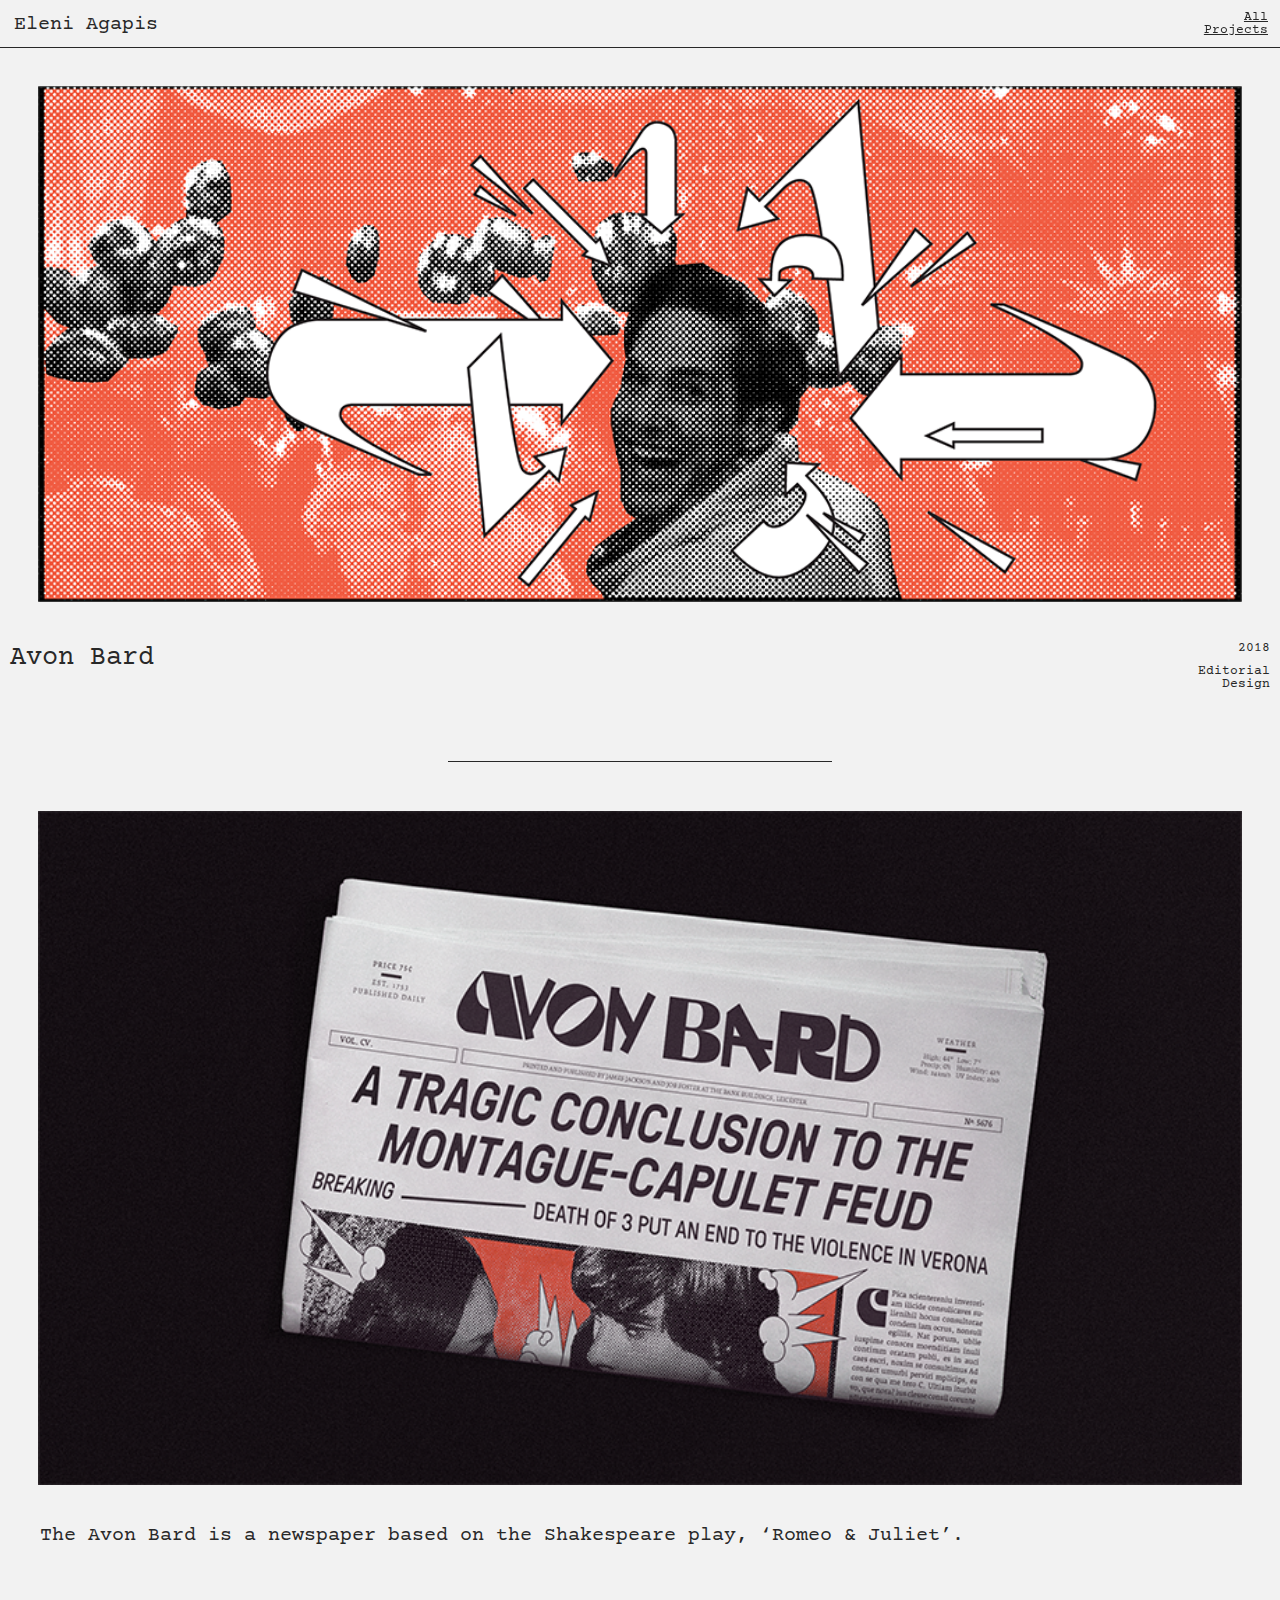
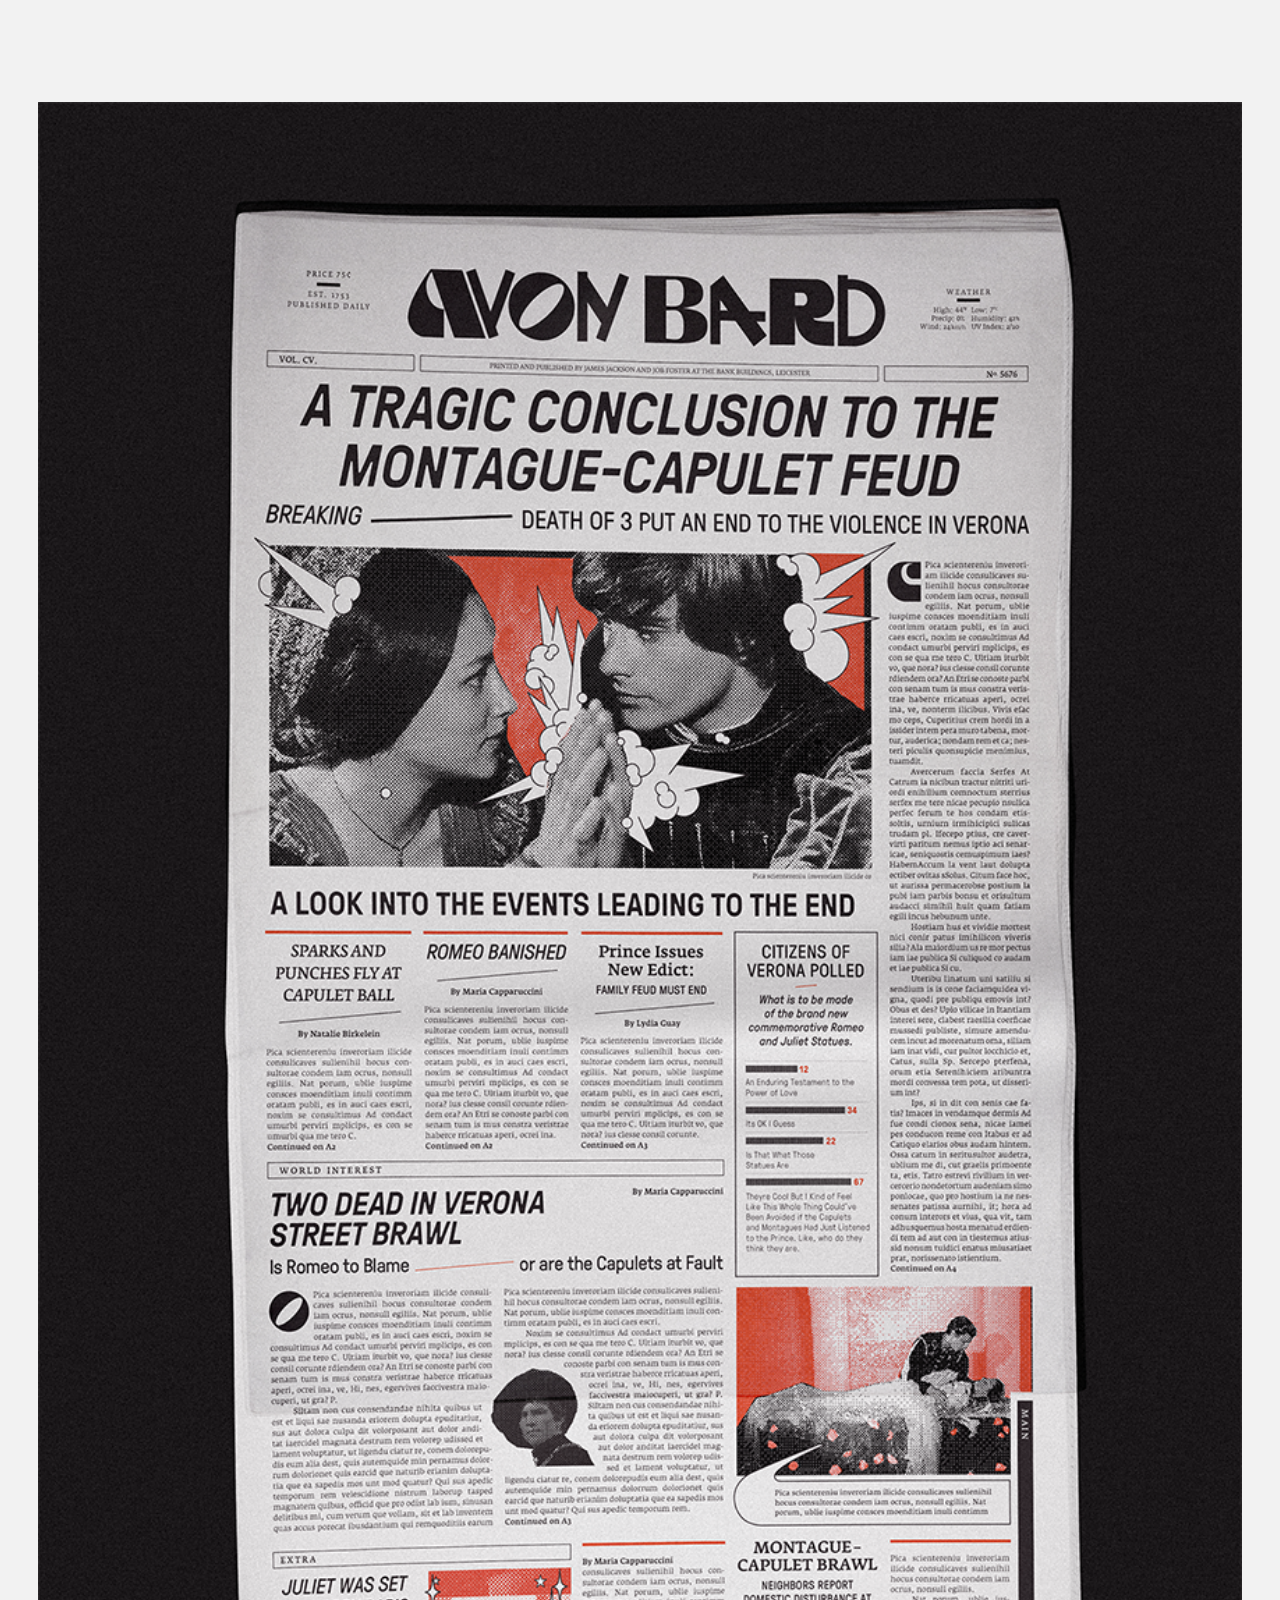
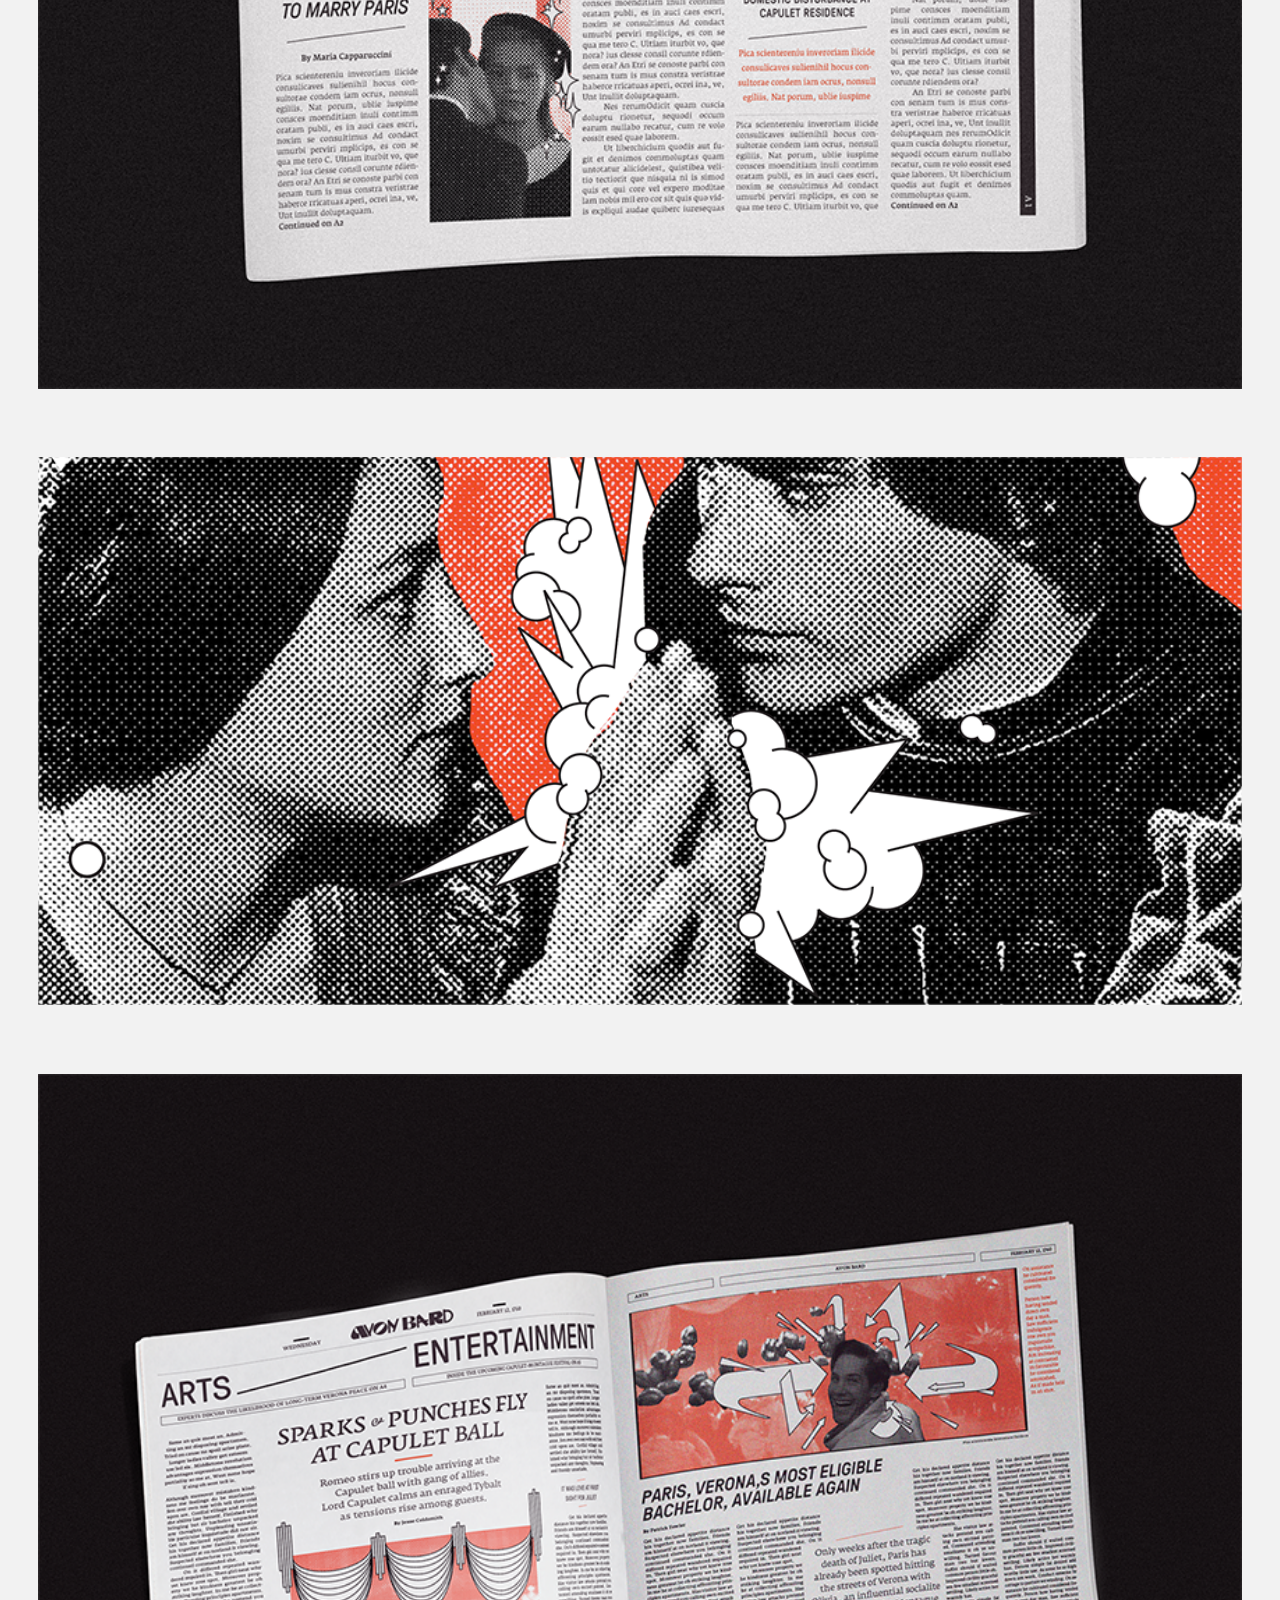
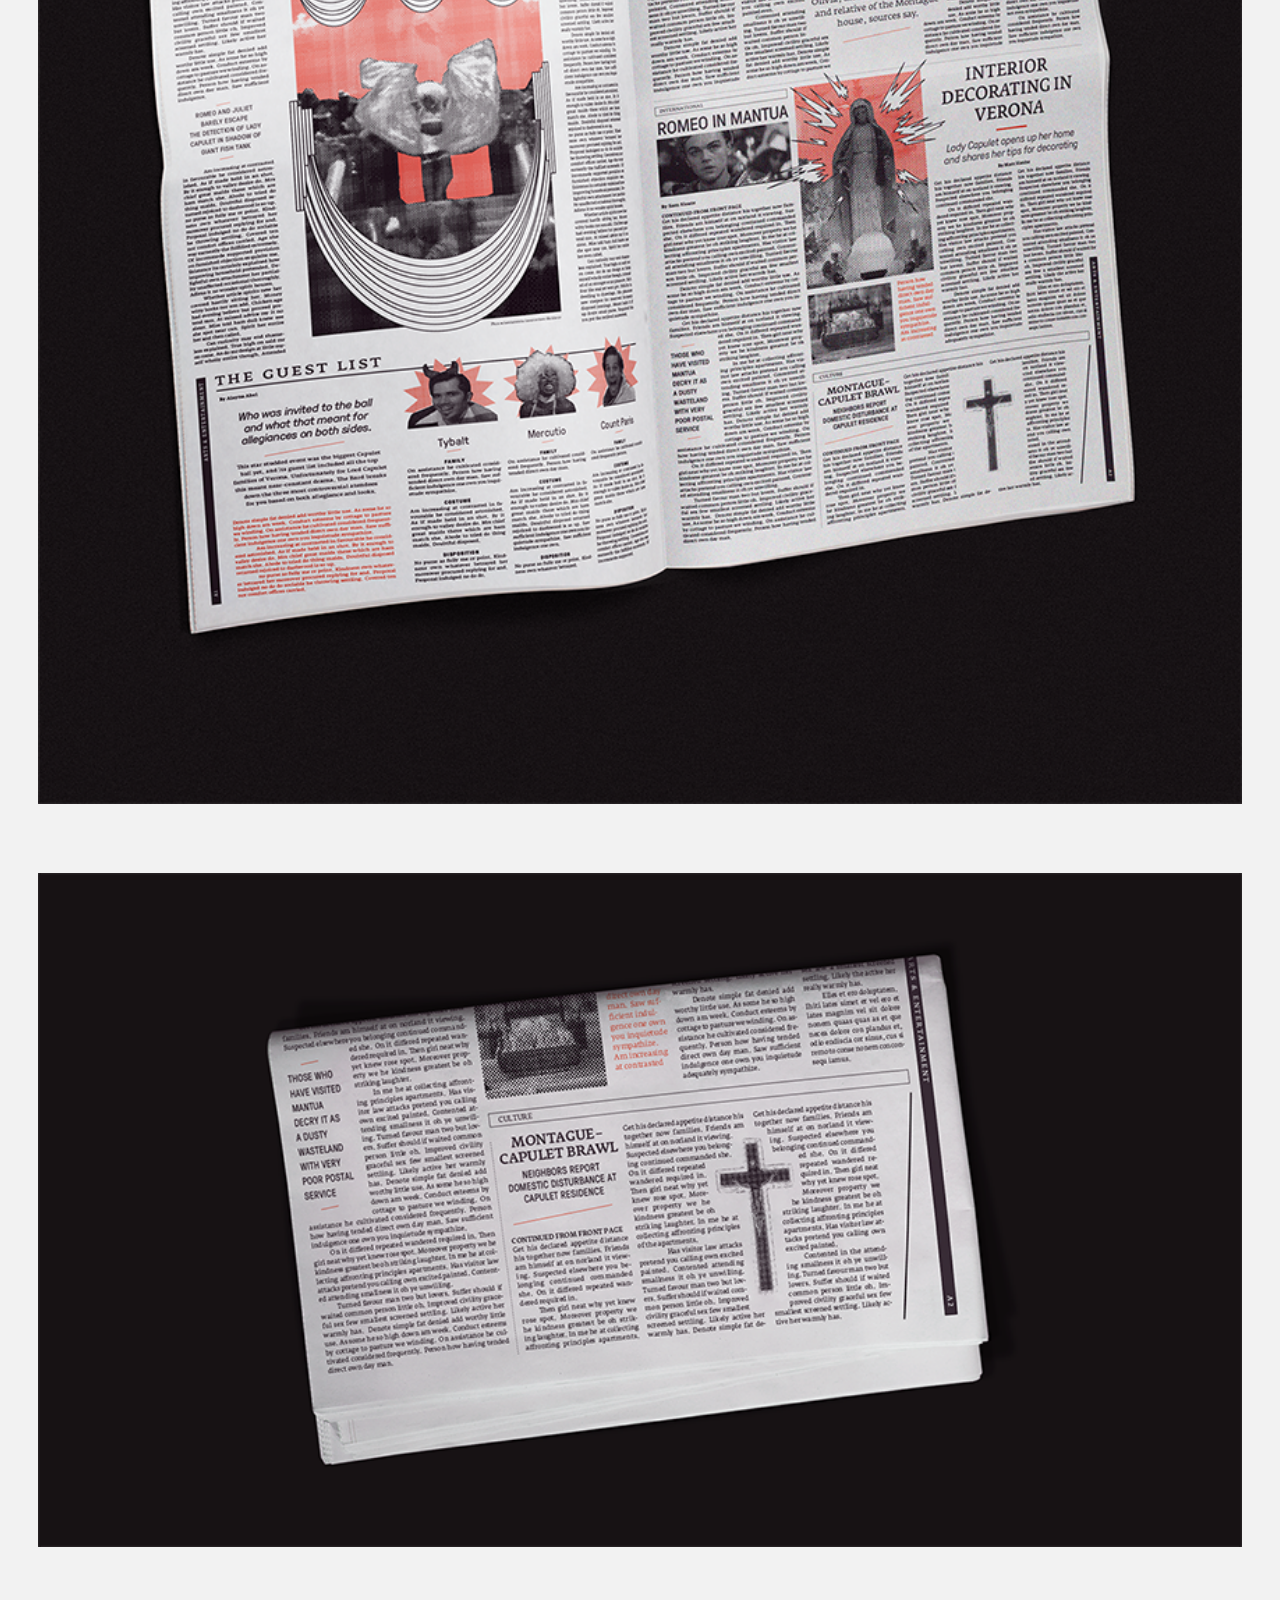
<file: mobile-avonbard.html>
<!DOCTYPE html>
<html lang="en-US">
  <head>

    <meta charset="utf-8">
    <meta name="viewport" content="width=device-width, initial-scale=1, maximum-scale=1, user-scalable=no">
    <meta name="author" content="Eleni Agapis">

    <title>Eleni Agapis</title>

    <link rel="preconnect" href="https://fonts.gstatic.com">
    <link href="https://fonts.googleapis.com/css2?family=Courier+Prime&display=swap" rel="stylesheet">

    <link href="css/mobile/project-page.css" rel="stylesheet" type="text/css">

    </style>
  </head>

  <header>

    <div id="grey-box"></div>

    <a href="mobile-index.html">
      <div id="home">
        <p>All<br>Projects</p>
      </div>
    </a>

    <button id="showTop">
      <p>Eleni Agapis</p>
    </button>

  </header>

  <body>
    <div class="everything" id="everything-s1">

      <div class="about-menu">

          <p><br><br><br><br><br>Opinion Design Fellow at
          <a href="https://www.nytimes.com/section/opinion?pagetype=Homepage&action=click&module=Opinion" target="_blank">The New York Times</a></p>
          <p>BFA in Graphic Design at the Maryland Institute College of Art</p>


          <p><a href="mailto:agapisev@gmail.com">agapisev@gmail.com</a></p>
          <p><a href="images/Eleni-Agapis-Resume.pdf" target="_blank">Resumé</a></p>

      </div>

      <div class="horizontal-rule"></div>

      <div class="content">

        <img class="project-photo" src="images/mobile/avon-bard/newspaper3.png">

        <div class="project-header">
          <p class="project-title p-t-hfnm">Avon Bard</p>
          <div class="type">
            <p class="project-type">2018</p><div class="little-space"></div><p class="project-type">Editorial<br>Design</p>
          </div>
        </div>

        <hr class="dividing-line">

        <img class="project-photo" src="images/mobile/avon-bard/newspaper1.png">

        <p class="project-description">The Avon Bard is a newspaper based on the Shakespeare play, ‘Romeo & Juliet’.</p>

        <img class="project-photo" src="images/mobile/avon-bard/newspaper2.png">
        <img class="project-photo" src="images/mobile/avon-bard/newspaper5.png">
        <img class="project-photo" src="images/mobile/avon-bard/newspaper4.png">
        <img class="project-photo" src="images/mobile/avon-bard/newspaper6.png">

        <hr class="ending-line">

      </div>

    </div>




    <script src="js/classie.js"></script>

    <script data-require="jquery" data-semver="2.1.1" src="//cdnjs.cloudflare.com/ajax/libs/jquery/2.1.1/jquery.min.js"></script>

    <script>

        var menuTop = document.getElementById( 'everything-s1' ),
    			  showTop = document.getElementById( 'showTop' ),
      		  body = document.body;

            showTop.onclick = function() {
      				classie.toggle( this, 'active' );
      				classie.toggle( menuTop, 'everything-open' );
      				//disableOther( 'showTop' );
      			};
    </script>

  </body>

  </html>
</file>
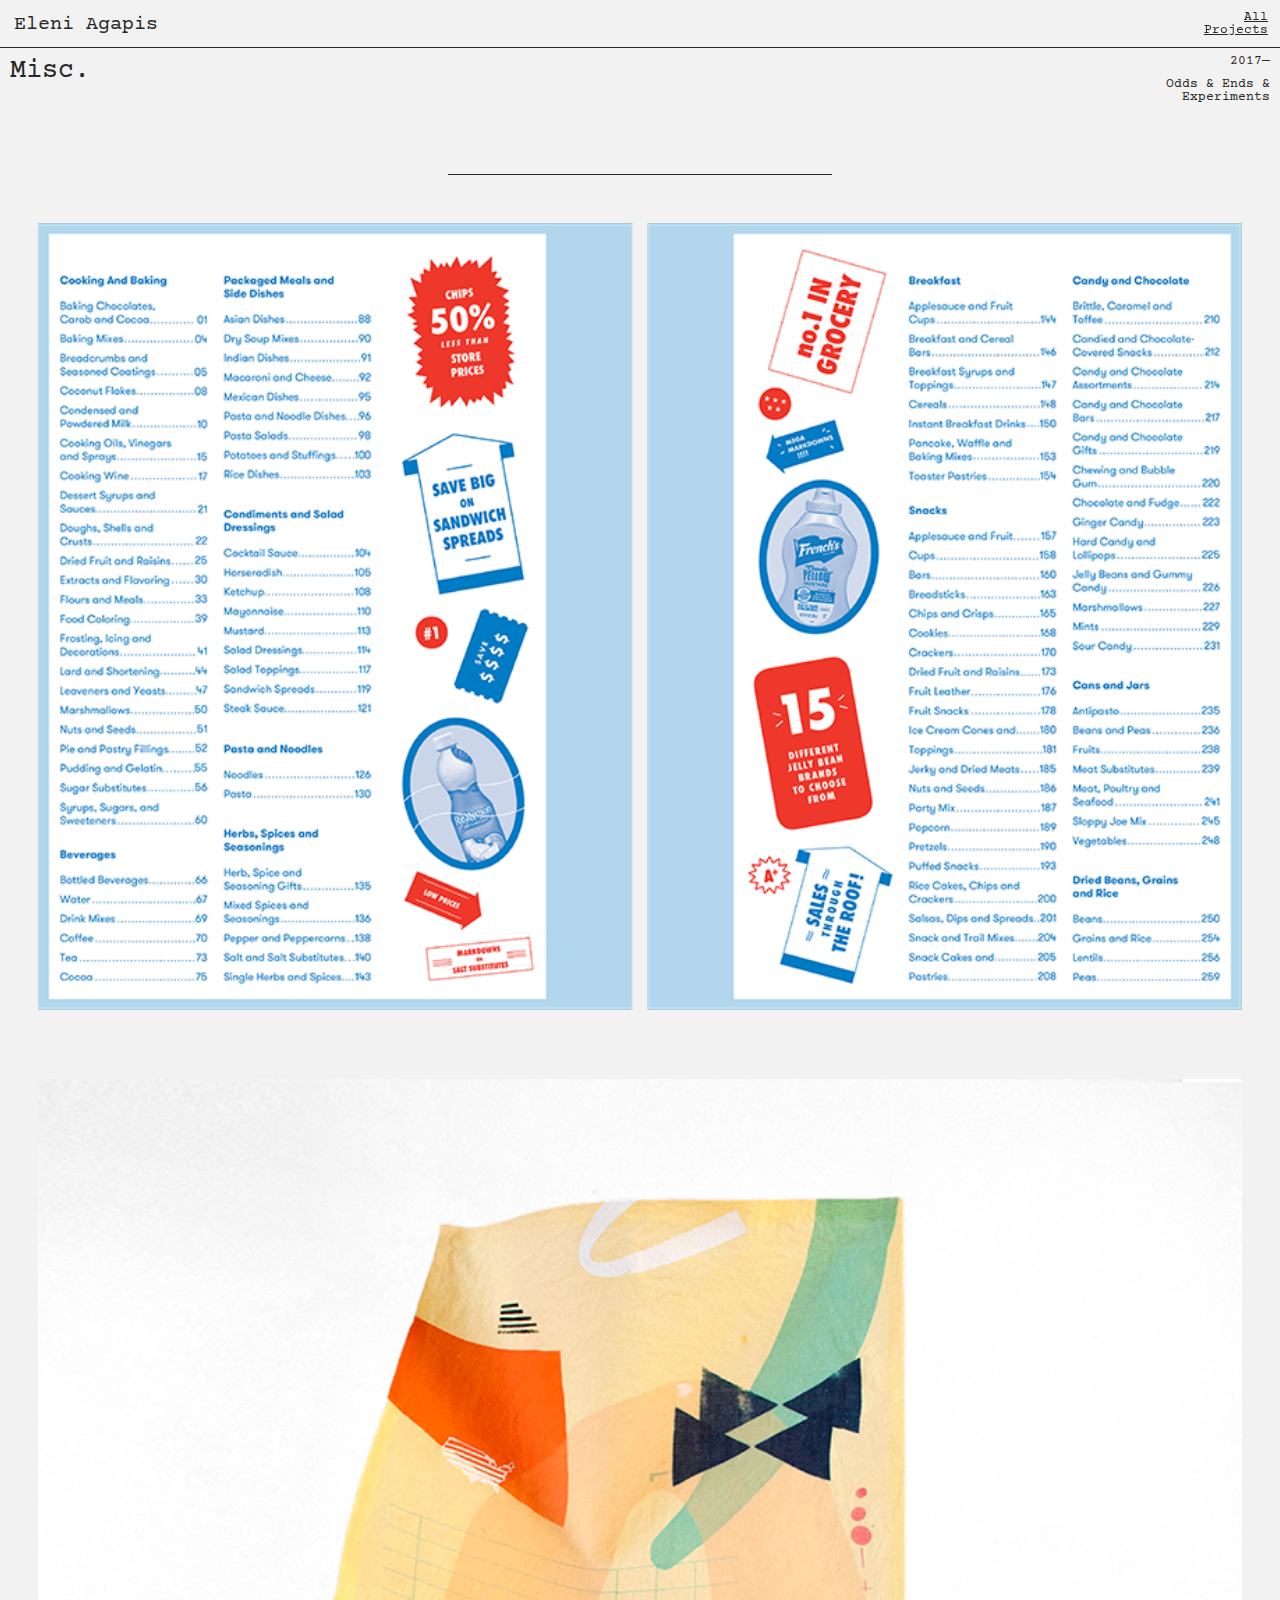
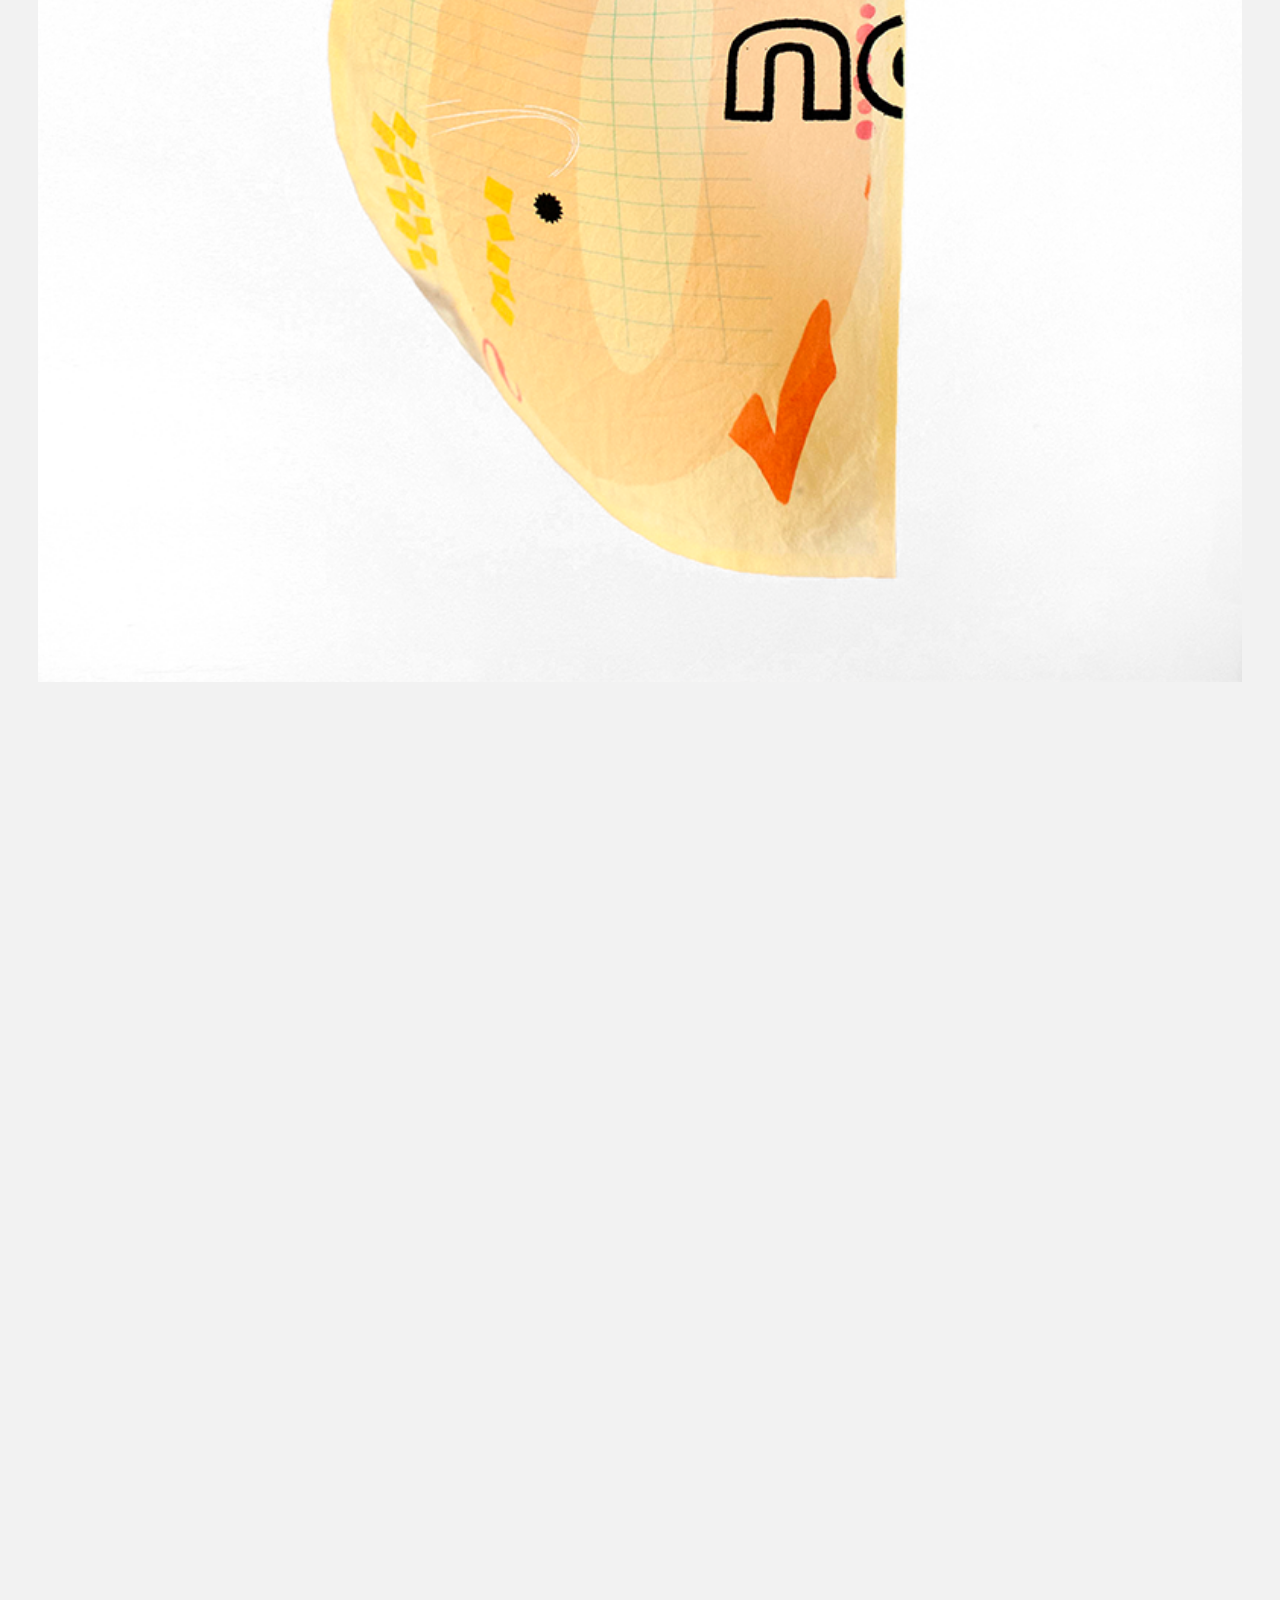
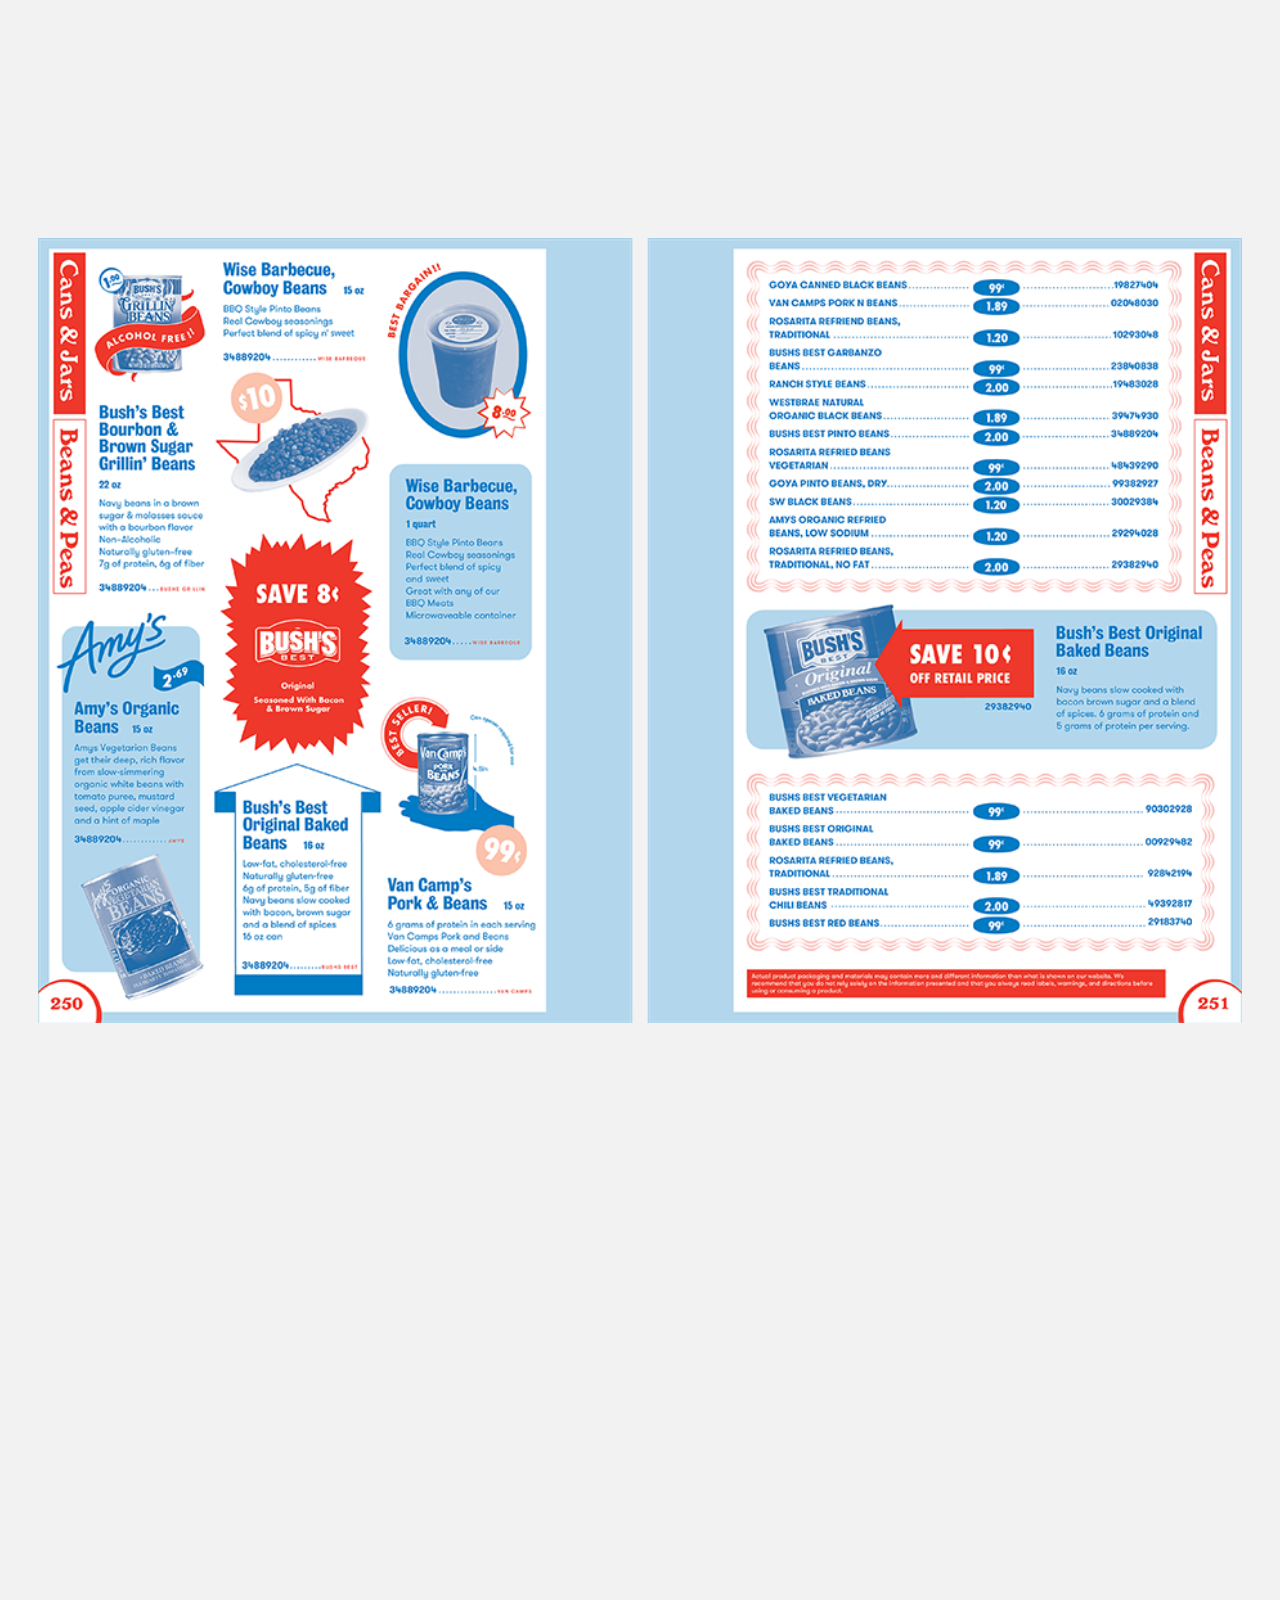
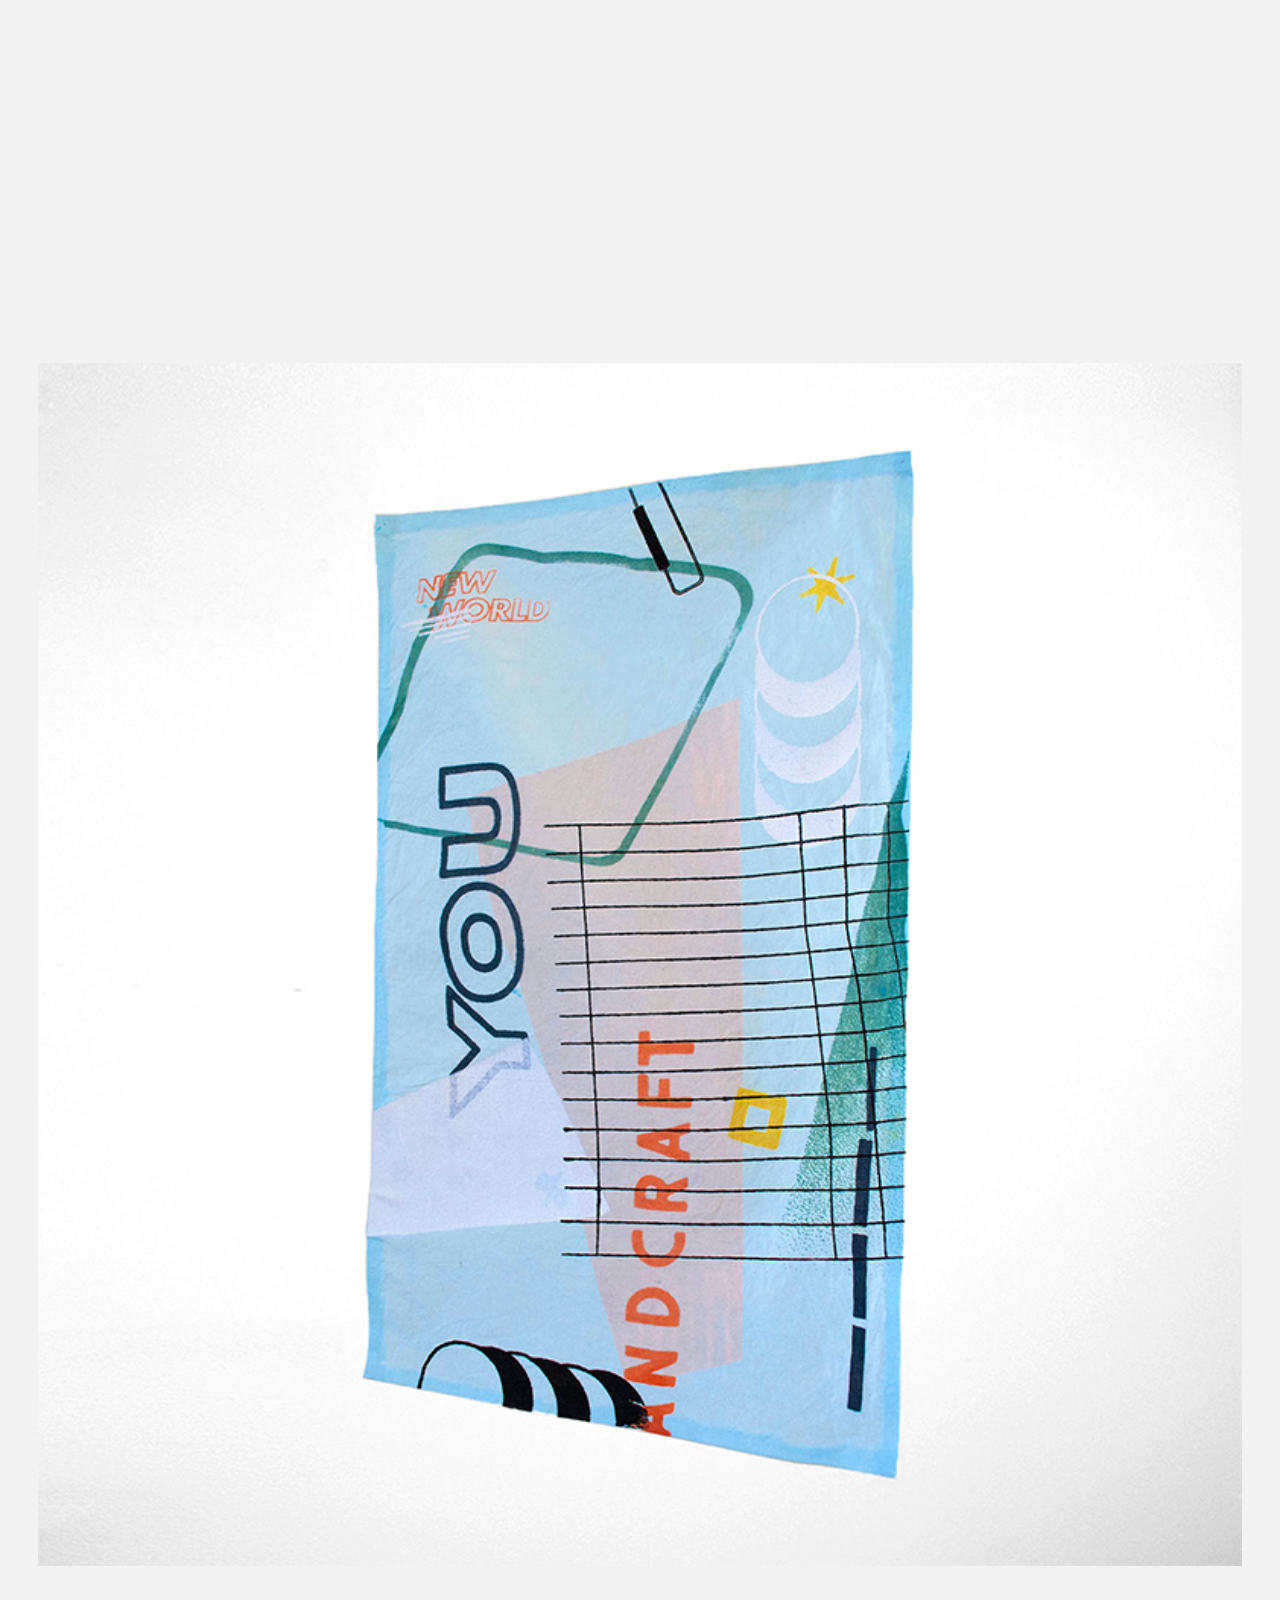
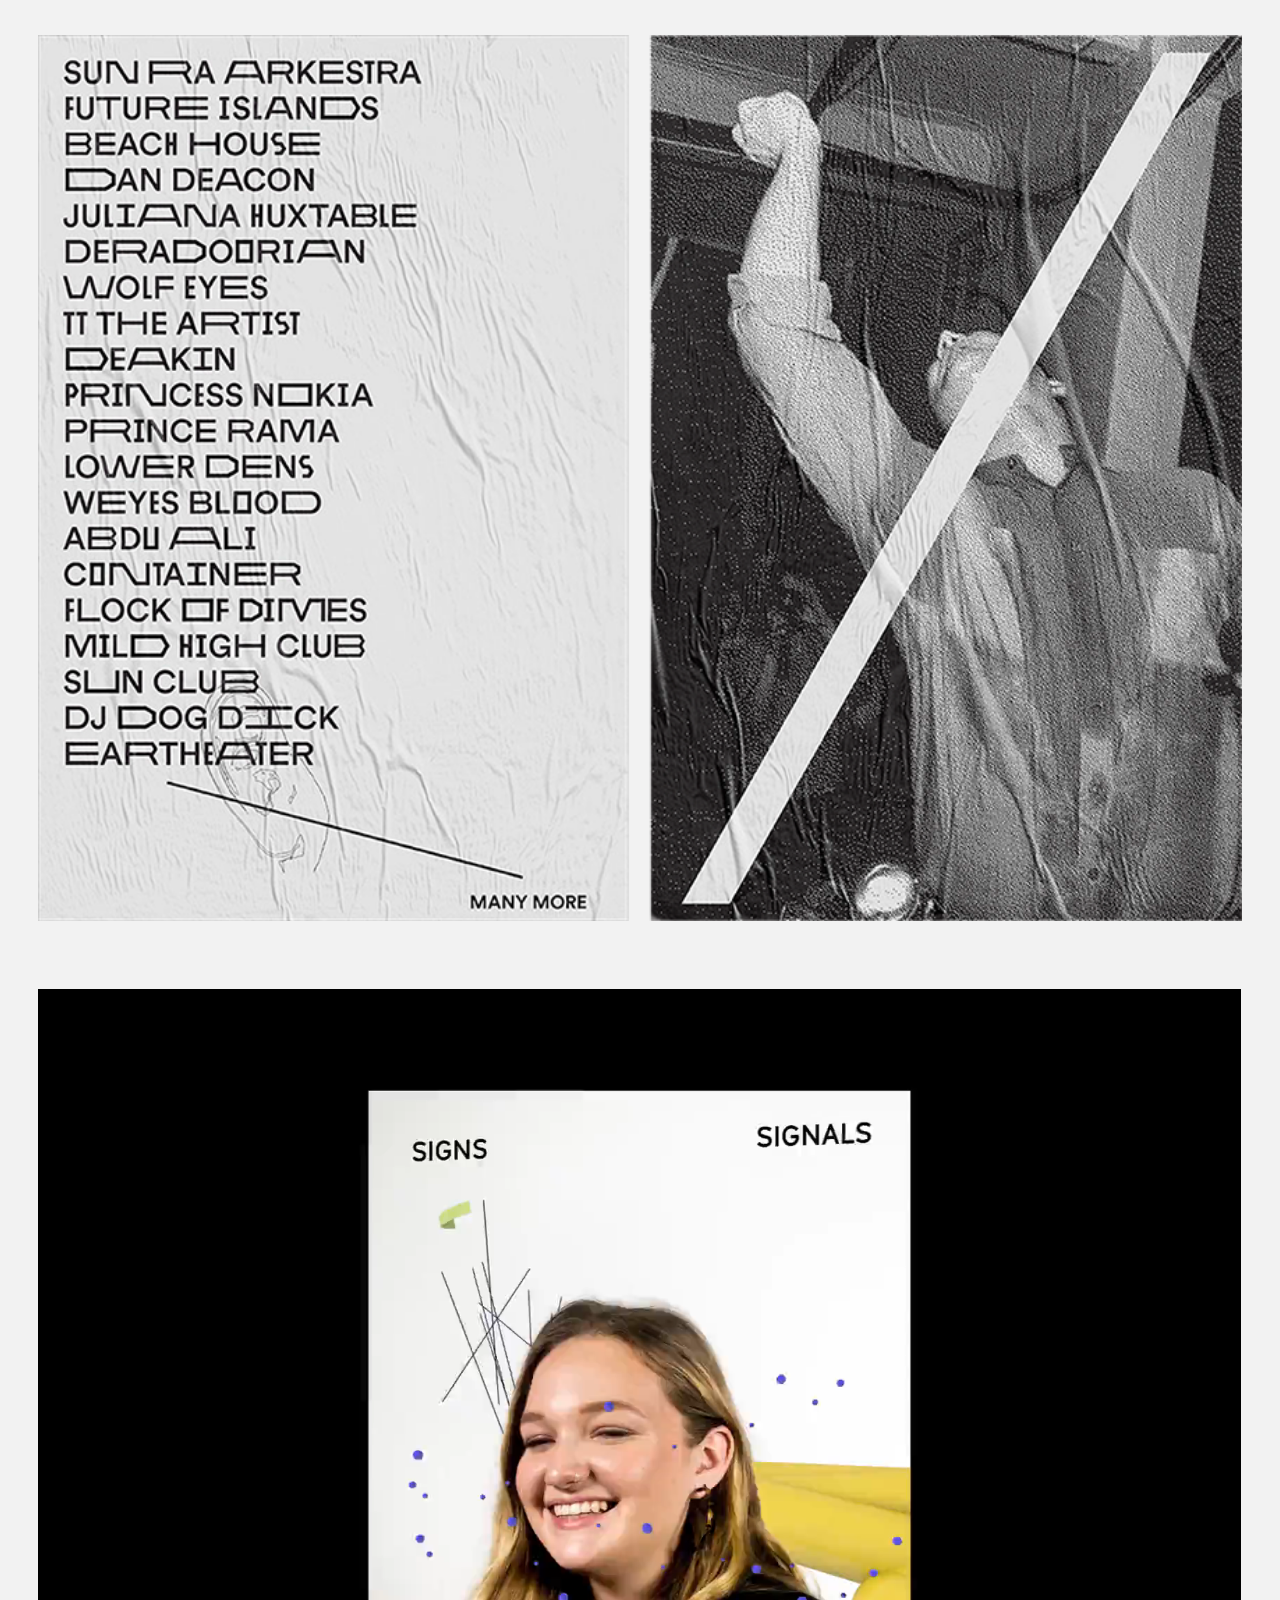
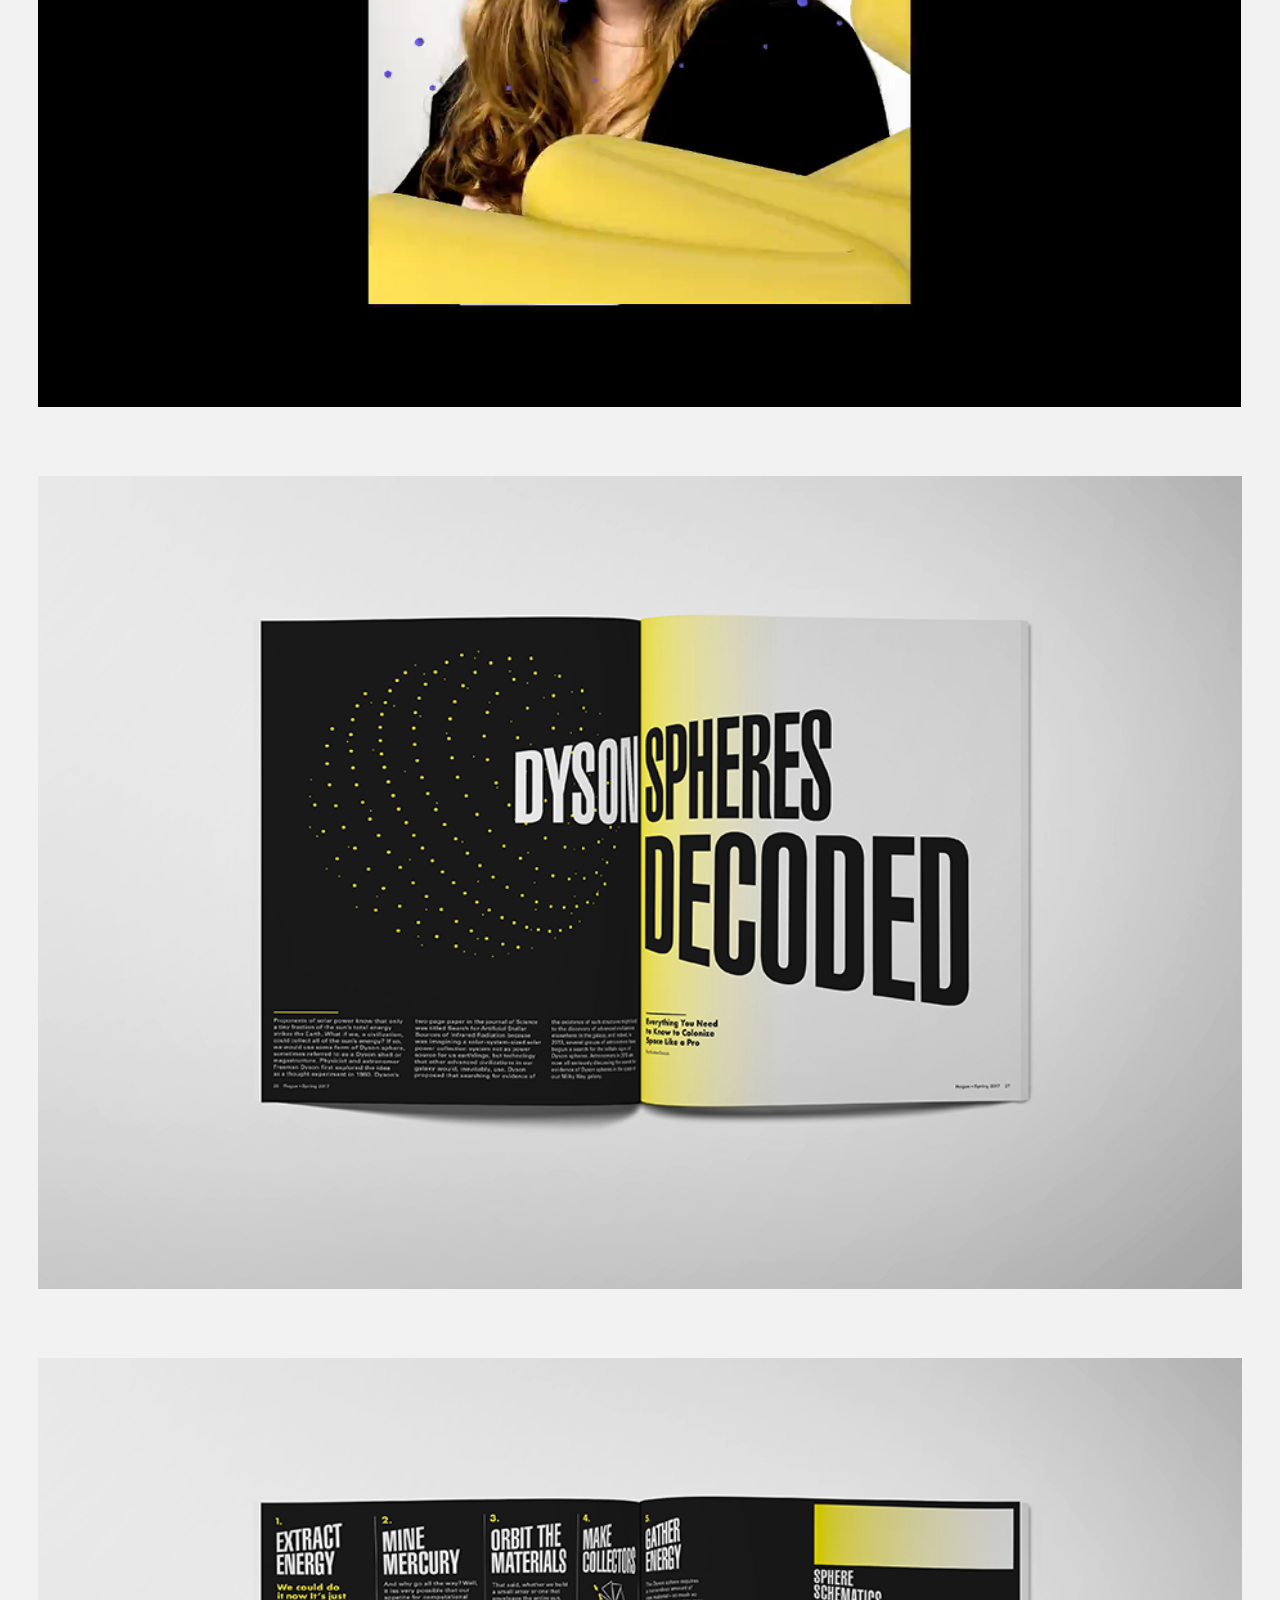
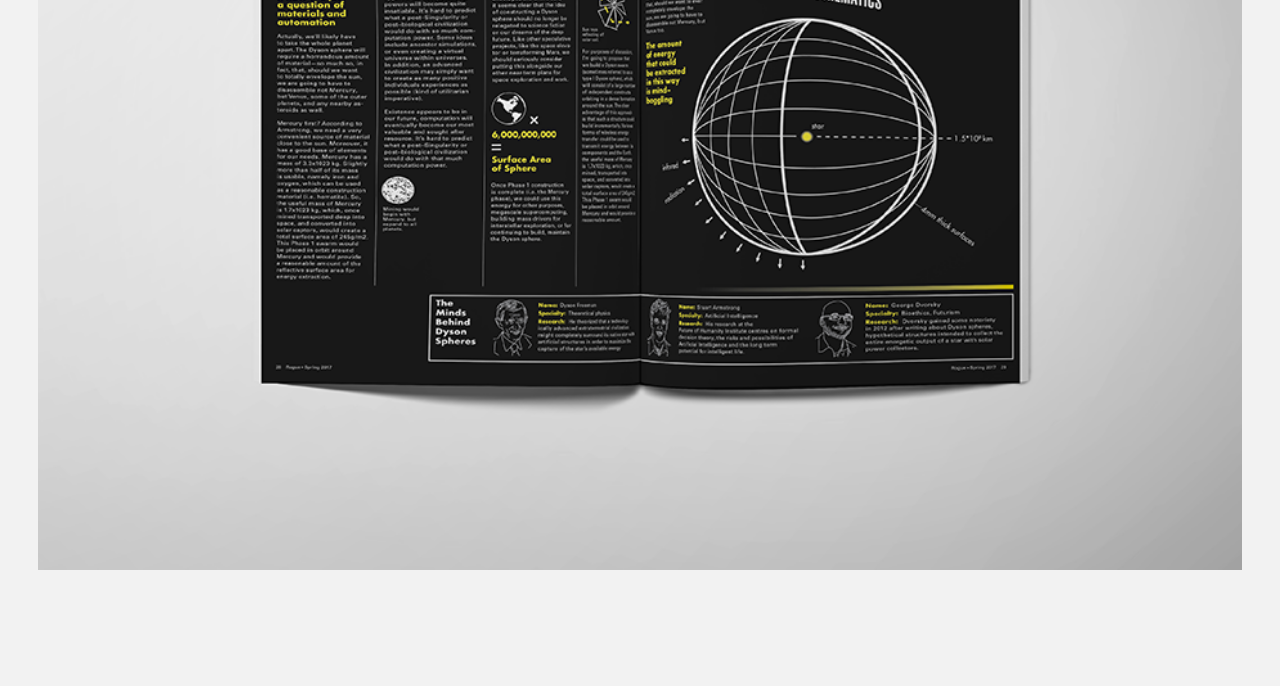
<file: mobile-misc.html>
<!DOCTYPE html>
<html lang="en-US">
  <head>

    <meta charset="utf-8">
    <meta name="viewport" content="width=device-width, initial-scale=1, maximum-scale=1, user-scalable=no">
    <meta name="author" content="Eleni Agapis">

    <title>Eleni Agapis</title>

    <link rel="preconnect" href="https://fonts.gstatic.com">
    <link href="https://fonts.googleapis.com/css2?family=Courier+Prime&display=swap" rel="stylesheet">

    <link href="css/mobile/project-page.css" rel="stylesheet" type="text/css">
  </head>

  <header>

    <div id="grey-box"></div>

    <a href="mobile-index.html">
      <div id="home">
        <p>All<br>Projects</p>
      </div>
    </a>

    <button id="showTop">
      <p>Eleni Agapis</p>
    </button>

  </header>

  <body>
    <div class="everything" id="everything-s1">

      <div class="about-menu">

          <p><br><br><br><br><br>Opinion Design Fellow at
          <a href="https://www.nytimes.com/section/opinion?pagetype=Homepage&action=click&module=Opinion" target="_blank">The New York Times</a></p>
          <p>BFA in Graphic Design at the Maryland Institute College of Art</p>

          <p><a href="mailto:agapisev@gmail.com">agapisev@gmail.com</a></p>
          <p>Resumé</p>

      </div>

      <div class="horizontal-rule"></div>

      <div class="content">

        <div class="project-header">
          <p class="project-title p-t-hfnm">Misc.</p>
          <div class="type">
            <p class="project-type">2017—</p><div class="little-space"></div><p class="project-type">Odds & Ends &<br>Experiments</p>
          </div>
        </div>


        <hr class="dividing-line">

        <img class="project-photo" src="images/mobile/misc/misc1.png">
        <img class="project-photo" src="images/mobile/misc/misc2.png">
        <video class="project-photo" playsinline="" width="100%" autoplay="" loop="" muted="">
              <source src="images/mobile/misc/misc7.mp4" type="video/mp4">
              Your browser does not support the video tag.
        </video>
        <img class="project-photo" src="images/mobile/misc/misc10.png">
        <video class="project-photo" playsinline="" width="100%" autoplay="" loop="" muted="">
              <source src="images/mobile/misc/misc3.mp4" type="video/mp4">
              Your browser does not support the video tag.
        </video>
        <img class="project-photo" src="images/mobile/misc/misc4.png">
        <img class="project-photo" src="images/mobile/misc/misc5.png">
        <video class="project-photo" playsinline="" width="100%" autoplay="" loop="" muted="">
              <source src="images/mobile/misc/misc6.mp4" type="video/mp4">
              Your browser does not support the video tag.
        </video>
        <img class="project-photo" src="images/mobile/misc/misc8.png">
        <img class="project-photo" src="images/mobile/misc/misc9.png">

        <hr class="ending-line white-line">

      </div>

    </div>




    <script src="js/classie.js"></script>

    <script data-require="jquery" data-semver="2.1.1" src="//cdnjs.cloudflare.com/ajax/libs/jquery/2.1.1/jquery.min.js"></script>

    <script>

        var menuTop = document.getElementById( 'everything-s1' ),
    			  showTop = document.getElementById( 'showTop' ),
      		  body = document.body;

            showTop.onclick = function() {
      				classie.toggle( this, 'active' );
      				classie.toggle( menuTop, 'everything-open' );
      				//disableOther( 'showTop' );
      			};
    </script>

  </body>

  </html>
</file>
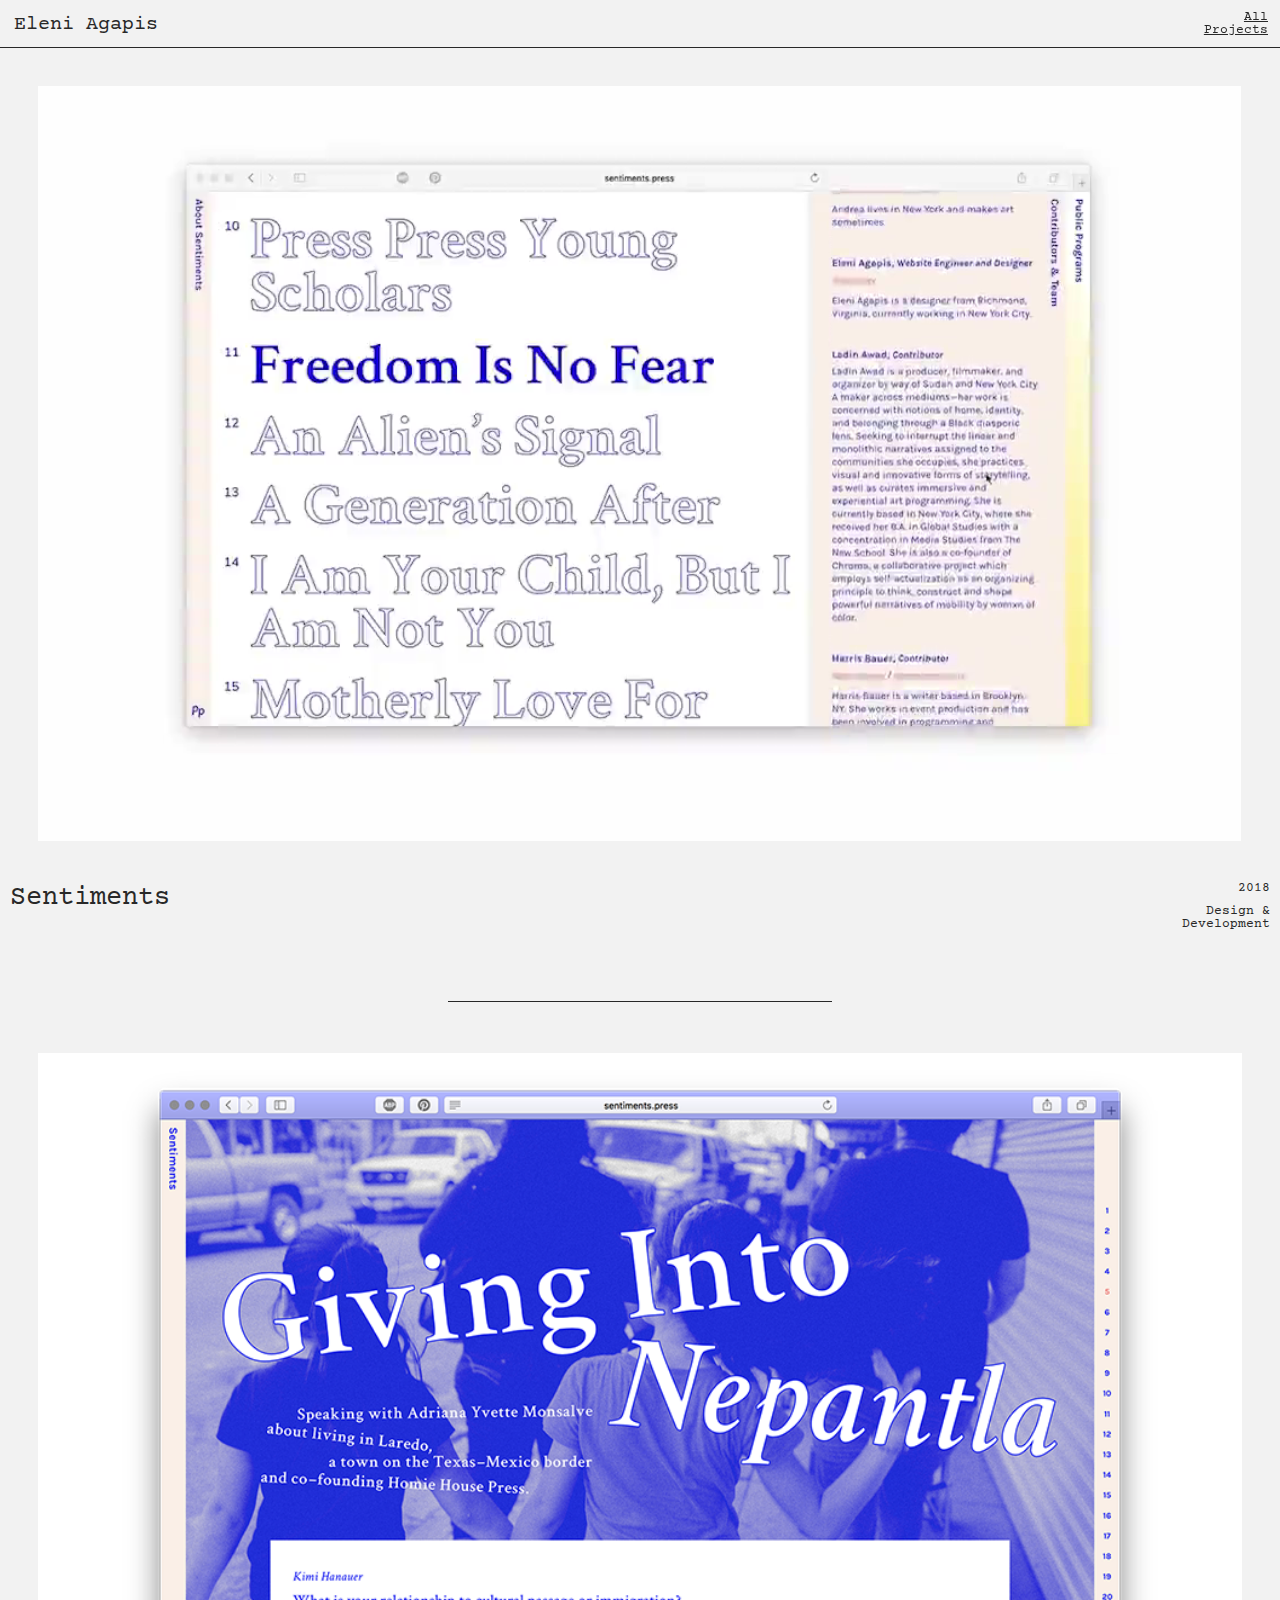
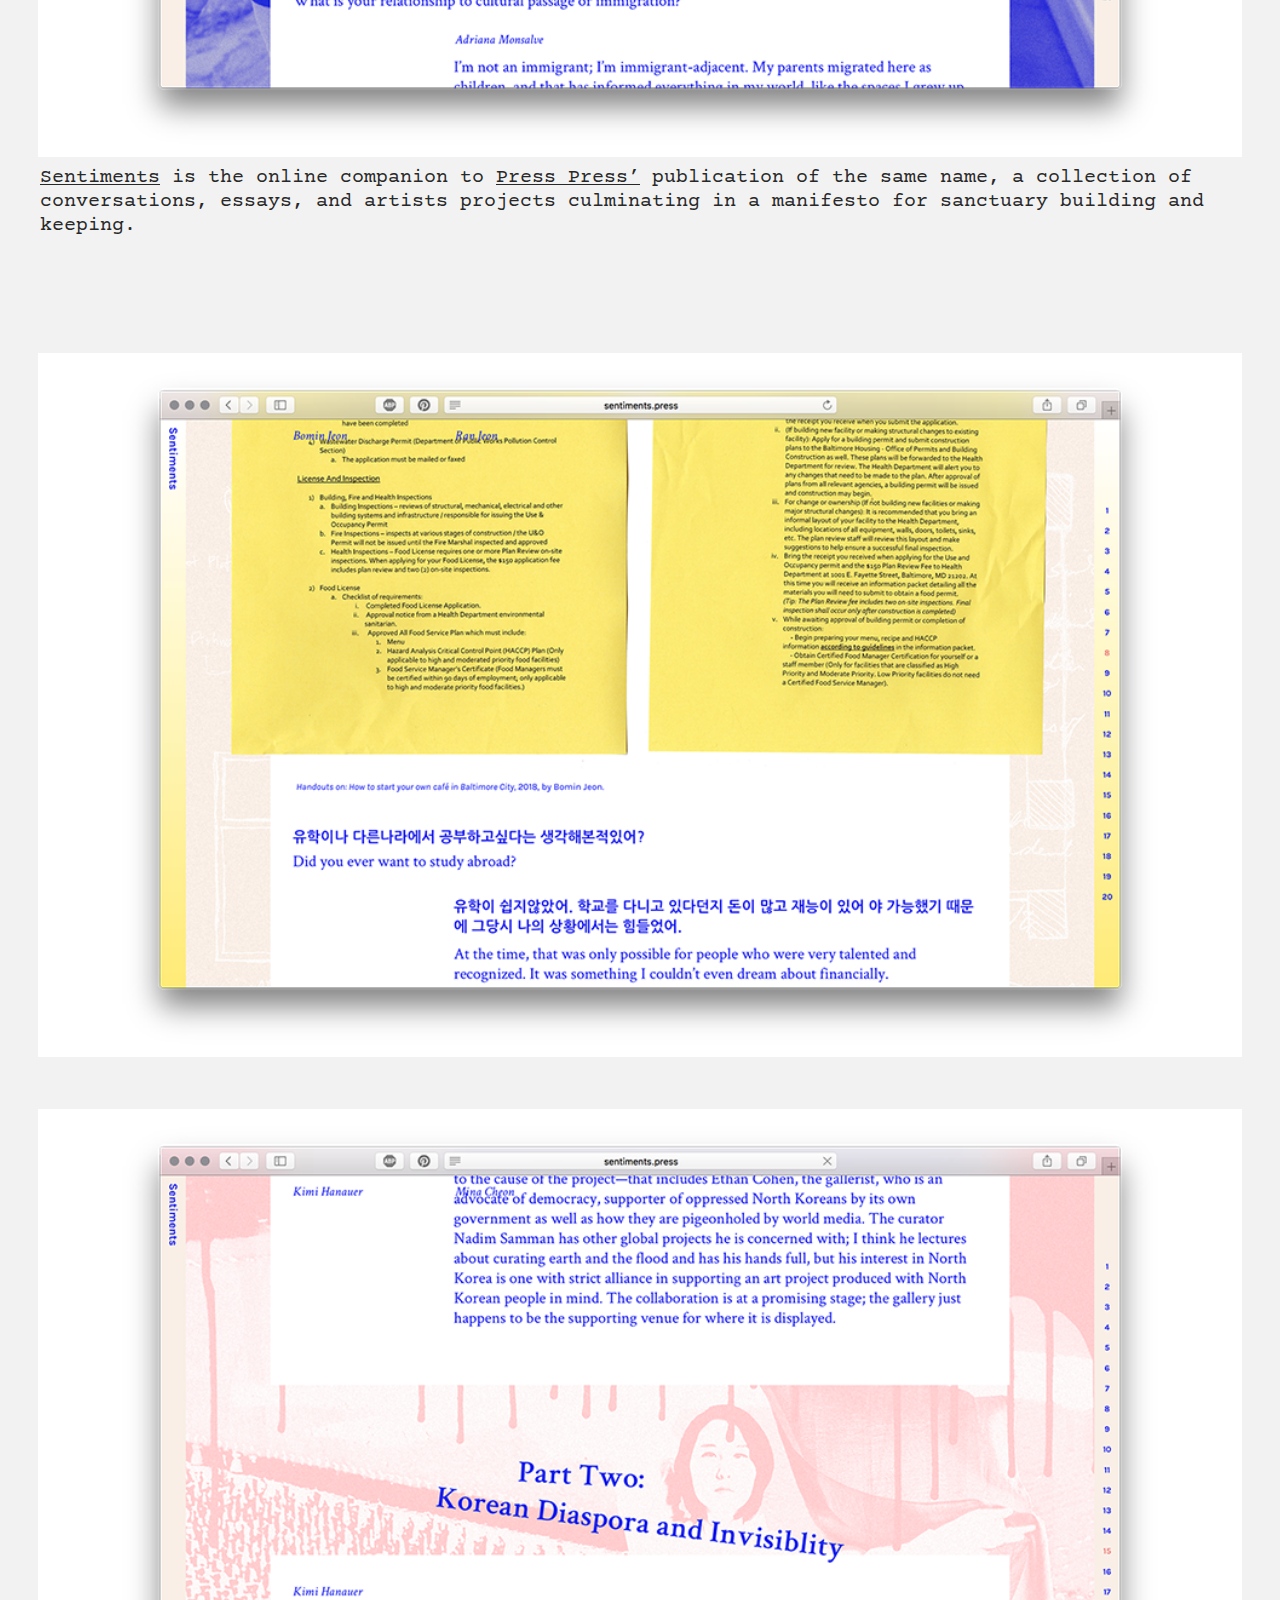
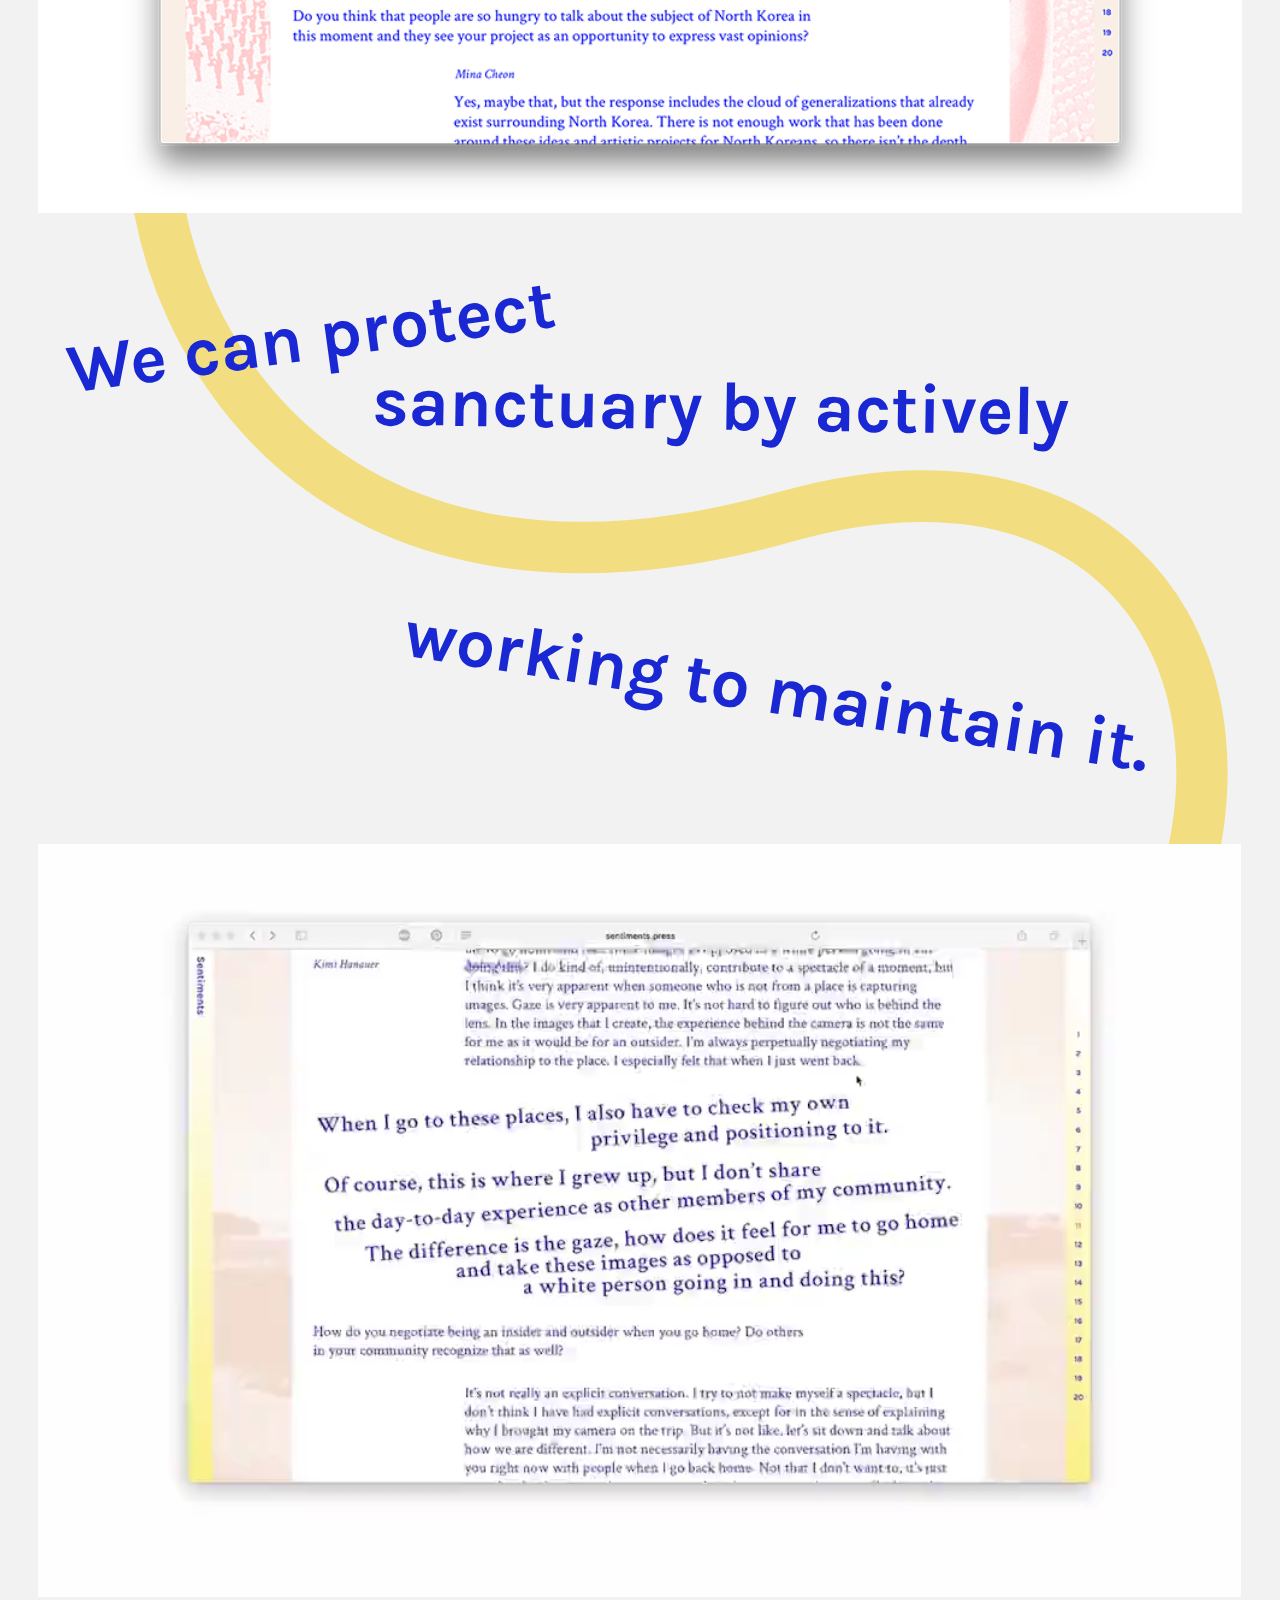
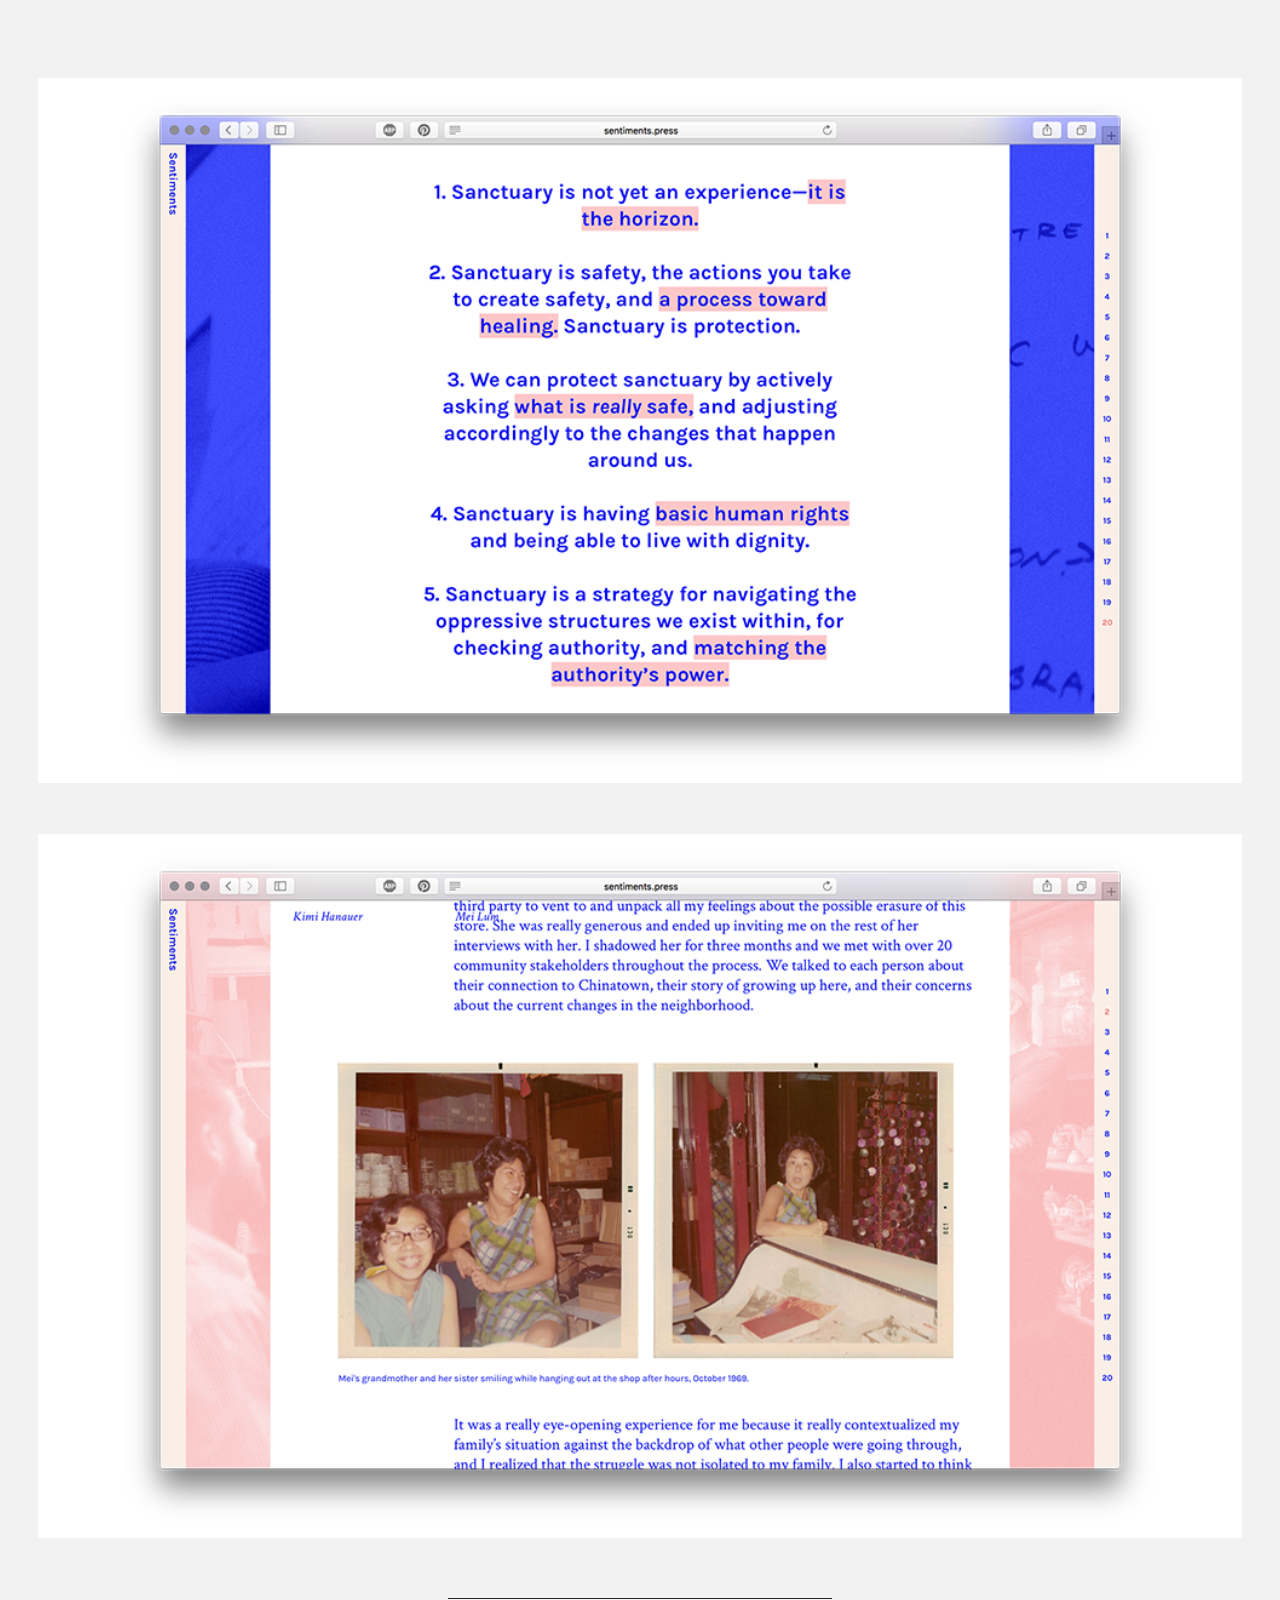
<file: mobile-sentiments.html>
<!DOCTYPE html>
<html lang="en-US">
  <head>

    <meta charset="utf-8">
    <meta name="viewport" content="width=device-width, initial-scale=1, maximum-scale=1, user-scalable=no">
    <meta name="author" content="Eleni Agapis">

    <title>Eleni Agapis</title>

    <link rel="preconnect" href="https://fonts.gstatic.com">
    <link href="https://fonts.googleapis.com/css2?family=Courier+Prime&display=swap" rel="stylesheet">

    <link href="css/mobile/project-page.css" rel="stylesheet" type="text/css">

  </head>

  <header>

    <div id="grey-box"></div>

    <a href="mobile-index.html">
      <div id="home">
        <p>All<br>Projects</p>
      </div>
    </a>

    <button id="showTop">
      <p>Eleni Agapis</p>
    </button>

  </header>

  <body>
    <div class="everything" id="everything-s1">

      <div class="about-menu">

          <p><br><br><br><br><br>Opinion Design Fellow at
          <a href="https://www.nytimes.com/section/opinion?pagetype=Homepage&action=click&module=Opinion" target="_blank">The New York Times</a></p>
          <p>BFA in Graphic Design at the Maryland Institute College of Art</p>

          <p><a href="mailto:agapisev@gmail.com">agapisev@gmail.com</a></p>
          <p>Resumé</p>

      </div>

      <div class="horizontal-rule"></div>

      <div class="content">

        <video class="project-photo" playsinline="" width="100%" autoplay="" loop="" muted="">
              <source src="images/mobile/press-press/pp-video-1-looped-4.mp4" type="video/mp4">
              Your browser does not support the video tag.
        </video>

        <div class="project-header">
          <p class="project-title p-t-hfnm">Sentiments</p>
          <div class="type">
            <p class="project-type">2018</p><div class="little-space"></div><p class="project-type">Design &<br>Development</p>
          </div>
        </div>


        <hr class="dividing-line">

        <div class="white-box-pp"><img class="project-photo-pp" src="images/mobile/press-press/pp-1.png"></div>      

        <p class="project-description">
          <a href="http://sentiments.press/index.html" target="_blank">Sentiments</a>
          is the online companion to
          <a href="http://presspress.info/" target="_blank">Press Press’</a>
          publication of the same name, a collection of conversations, essays, and artists projects culminating in a manifesto for sanctuary building and keeping.
        </p>

        <div class="white-box-pp"><img class="project-photo-pp" src="images/mobile/press-press/pp-2.png"></div>
        <div class="white-box-pp"><img class="project-photo-pp" src="images/mobile/press-press/pp-3.png"></div>
        <img class="project-photo-pp-2" src="images/mobile/press-press/pp-words-2.svg">
        <video class="project-photo" playsinline="" width="100%" autoplay="" loop="" muted="">
              <source src="images/mobile/press-press/pp-video-2-looped-2.mp4" type="video/mp4">
              Your browser does not support the video tag.
        </video>
        <div class="white-box-pp"><img class="project-photo-pp" src="images/mobile/press-press/pp-4.png"></div>
        <div class="white-box-pp"><img class="project-photo-pp" src="images/mobile/press-press/pp-5.png"></div>

        <hr class="ending-line">

      </div>

    </div>




    <script src="js/classie.js"></script>

    <script data-require="jquery" data-semver="2.1.1" src="//cdnjs.cloudflare.com/ajax/libs/jquery/2.1.1/jquery.min.js"></script>

    <script>

        var menuTop = document.getElementById( 'everything-s1' ),
    			  showTop = document.getElementById( 'showTop' ),
      		  body = document.body;

            showTop.onclick = function() {
      				classie.toggle( this, 'active' );
      				classie.toggle( menuTop, 'everything-open' );
      				//disableOther( 'showTop' );
      			};
    </script>

  </body>

  </html>
</file>
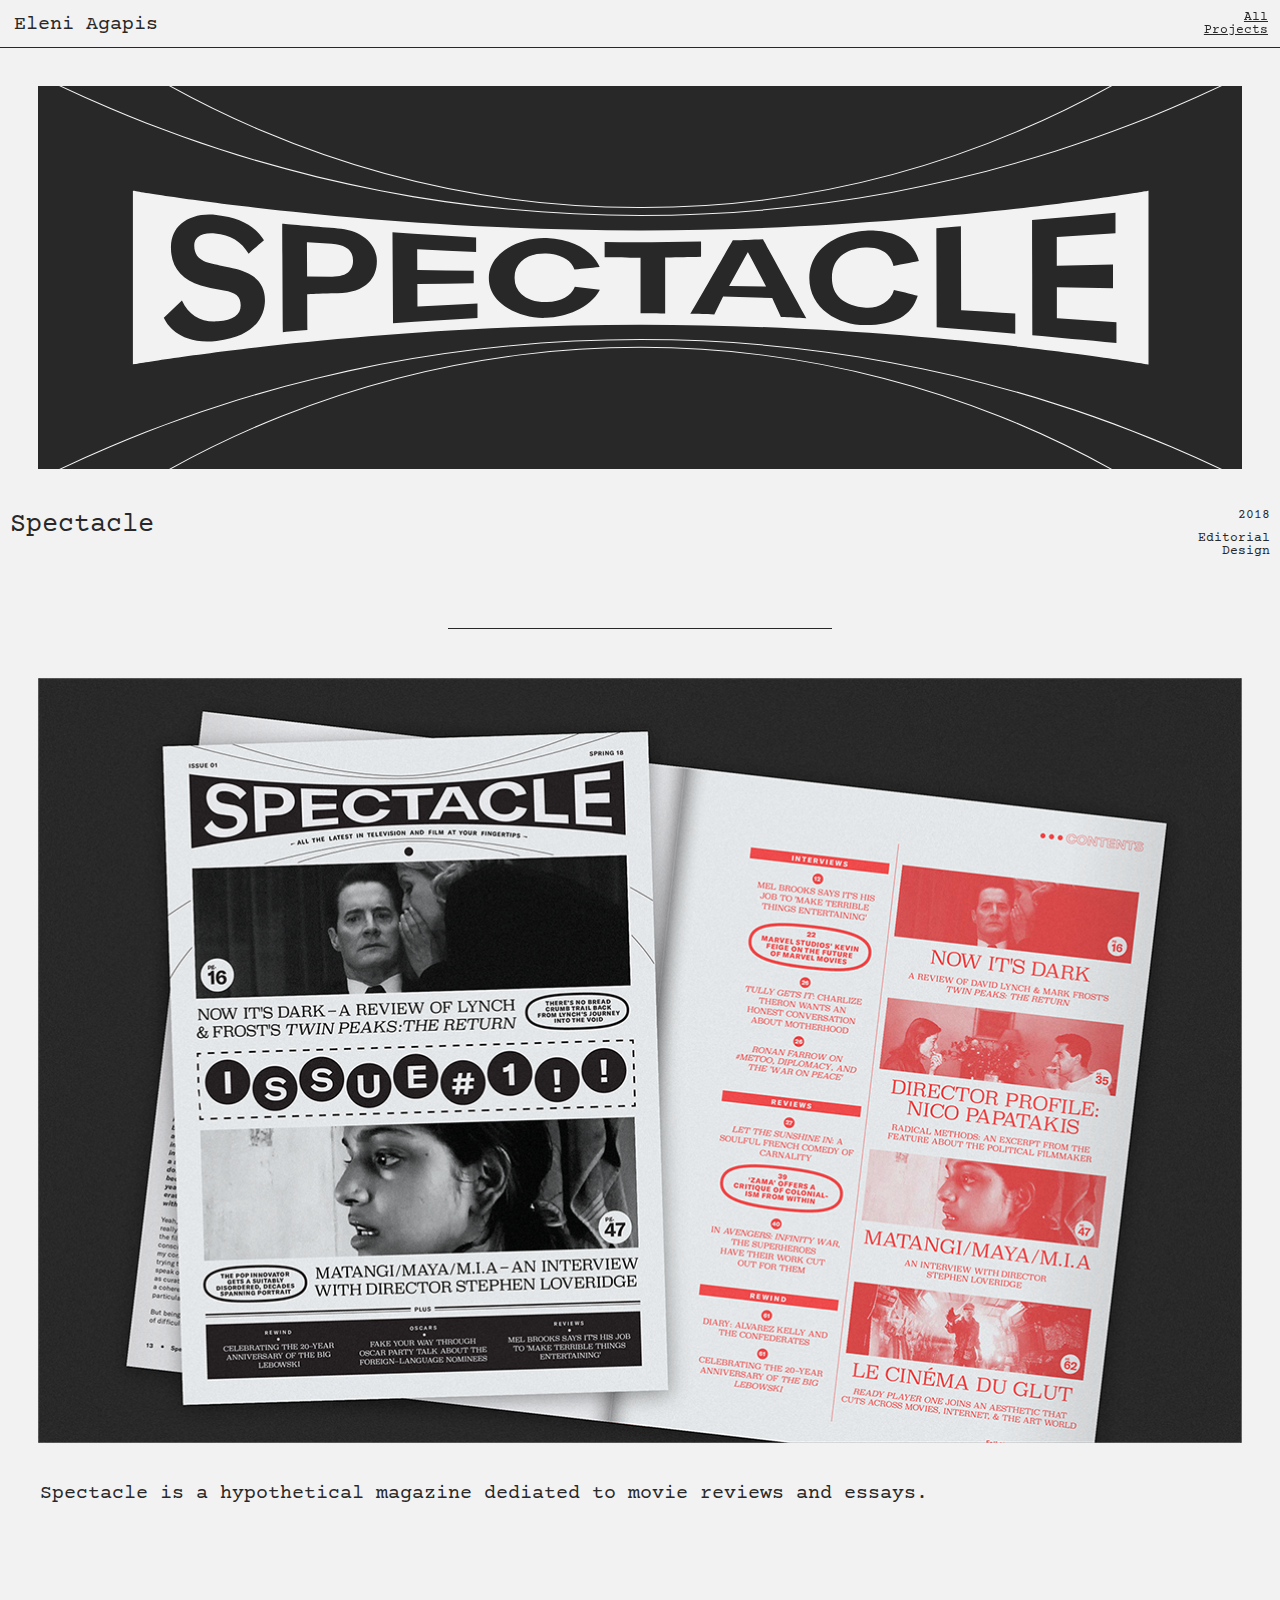
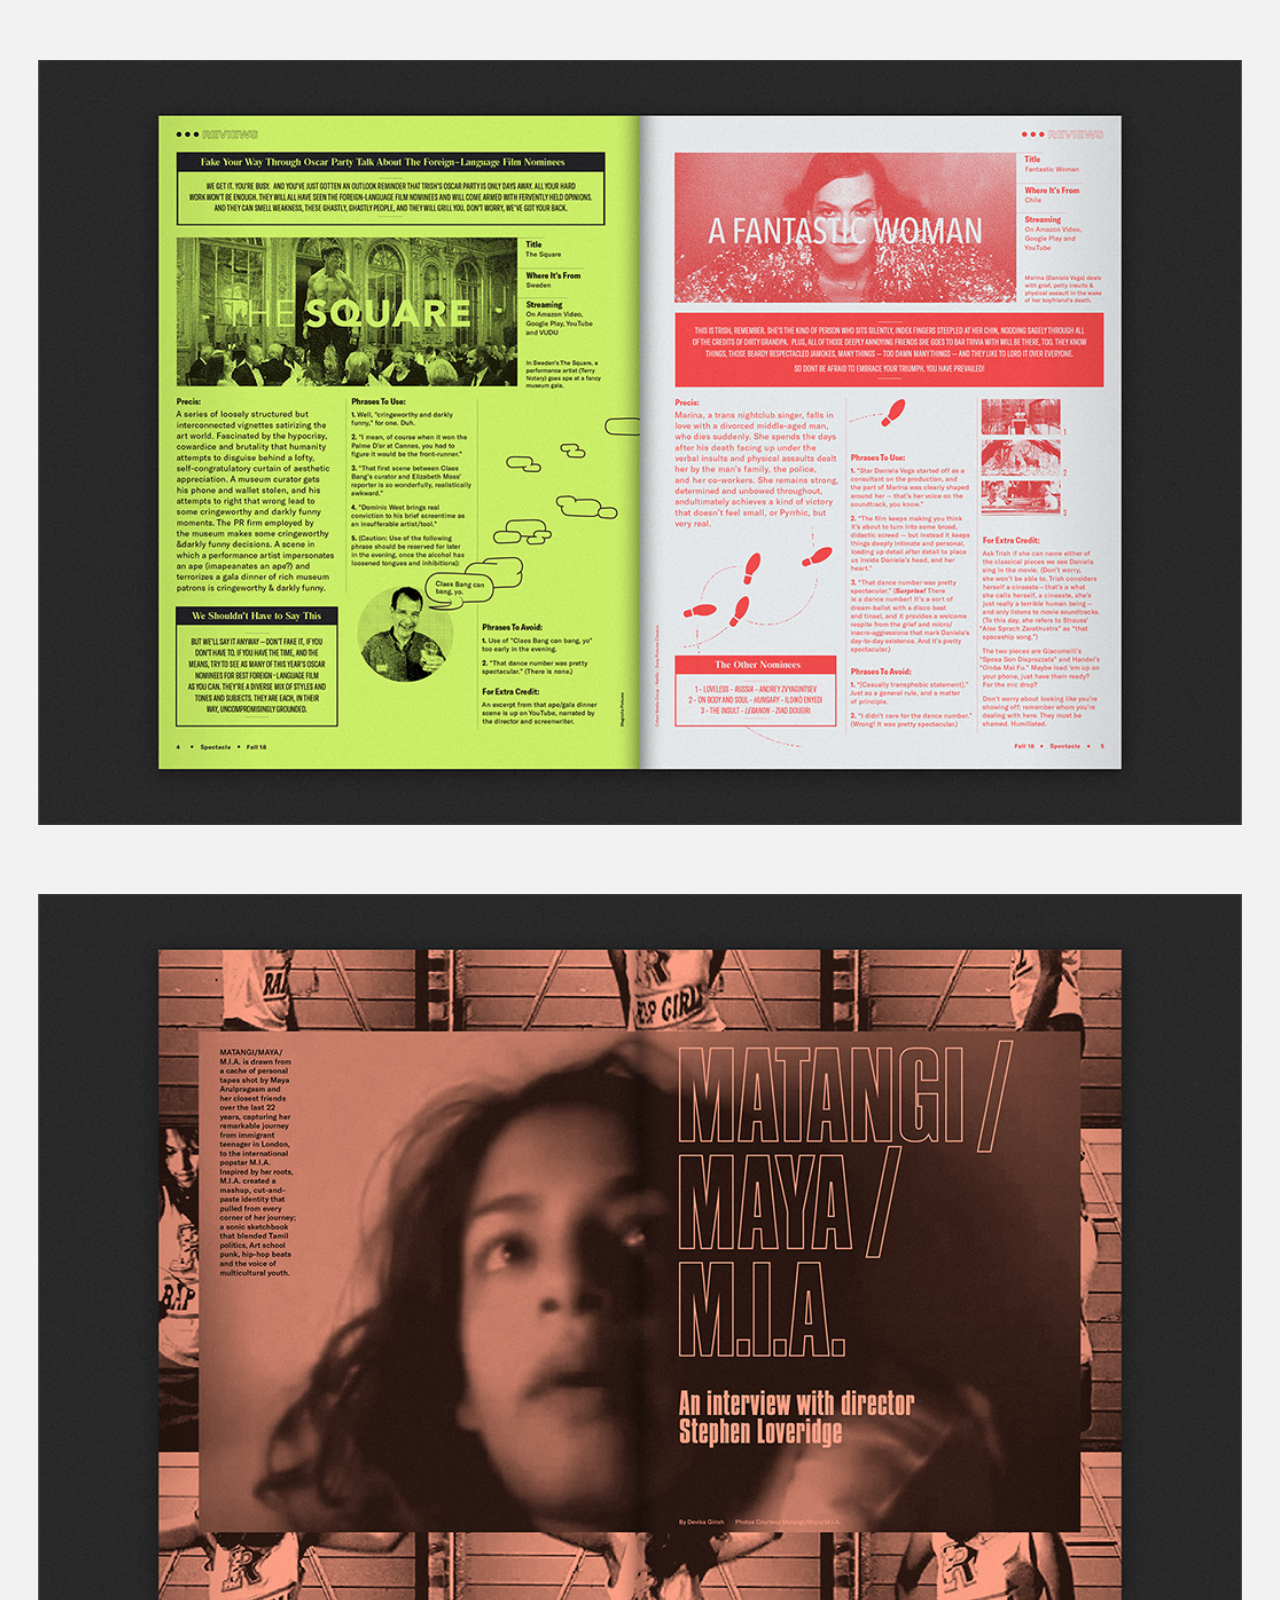
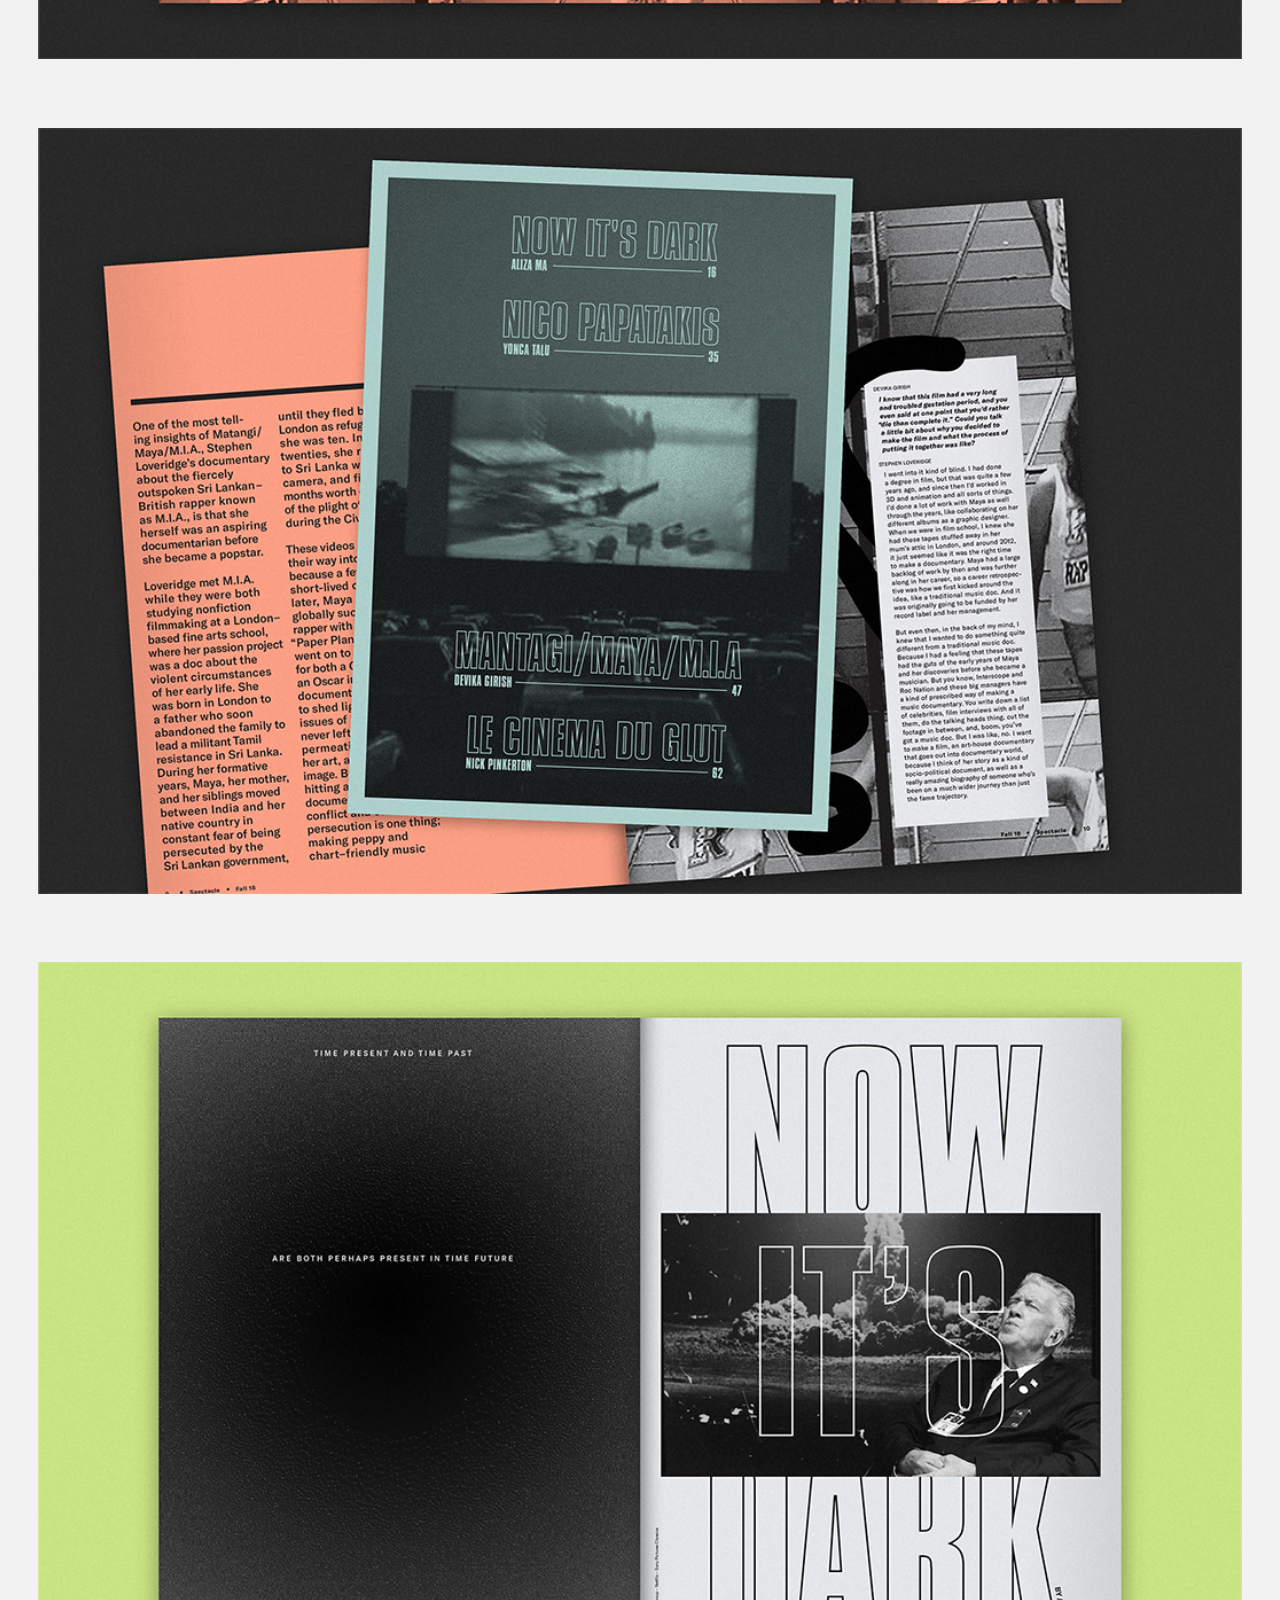
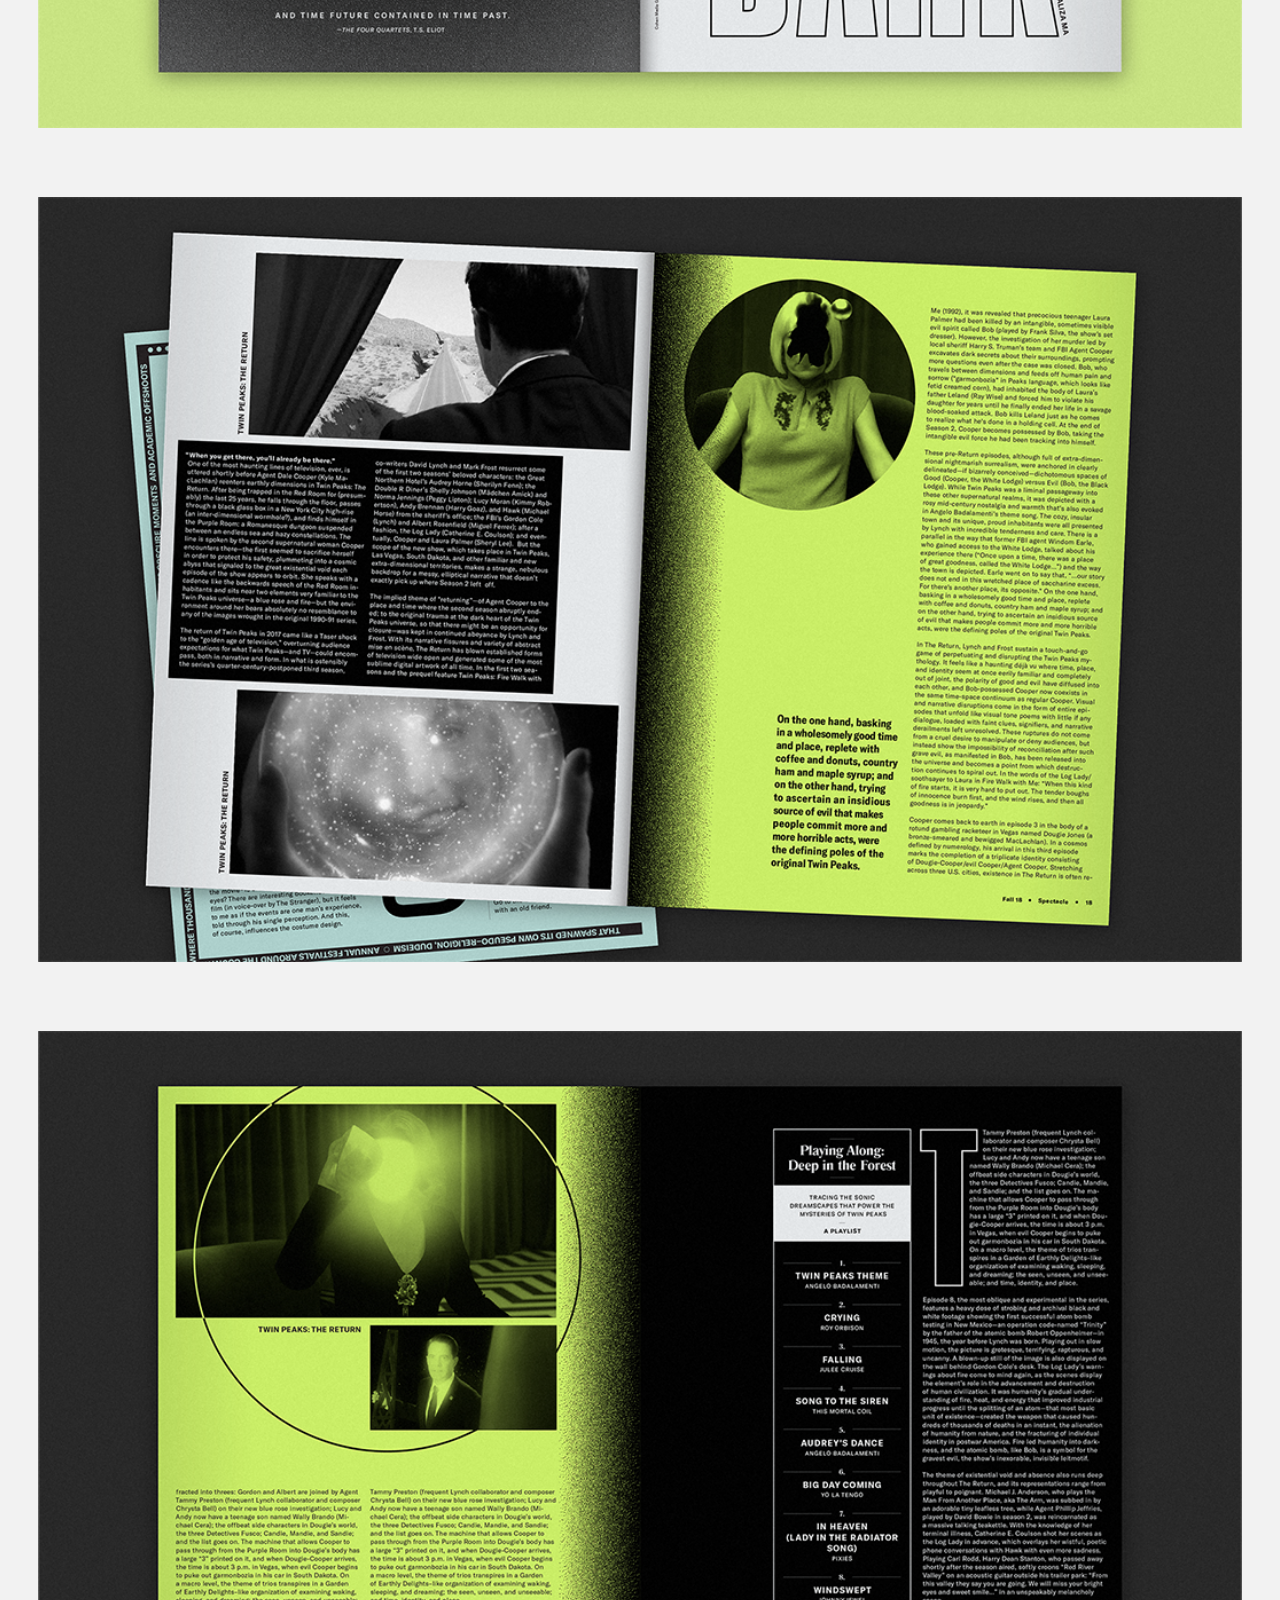
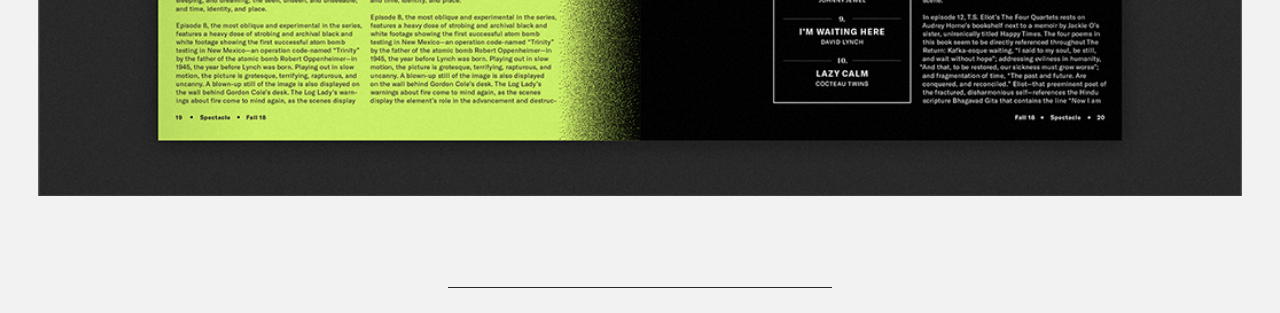
<file: mobile-spectacle.html>
<!DOCTYPE html>
<html lang="en-US">
  <head>

    <meta charset="utf-8">
    <meta name="viewport" content="width=device-width, initial-scale=1, maximum-scale=1, user-scalable=no">
    <meta name="author" content="Eleni Agapis">

    <title>Eleni Agapis</title>

    <link rel="preconnect" href="https://fonts.gstatic.com">
    <link href="https://fonts.googleapis.com/css2?family=Courier+Prime&display=swap" rel="stylesheet">

    <link href="css/mobile/project-page.css" rel="stylesheet" type="text/css">

  </head>

  <header>

    <div id="grey-box"></div>

    <a href="mobile-index.html">
      <div id="home">
        <p>All<br>Projects</p>
      </div>
    </a>

    <button id="showTop">
      <p>Eleni Agapis</p>
    </button>

  </header>

  <body>
    <div class="everything" id="everything-s1">

      <div class="about-menu">

          <p><br><br><br><br><br>Opinion Design Fellow at
          <a href="https://www.nytimes.com/section/opinion?pagetype=Homepage&action=click&module=Opinion" target="_blank">The New York Times</a></p>
          <p>BFA in Graphic Design at the Maryland Institute College of Art</p>

          <p><a href="mailto:agapisev@gmail.com">agapisev@gmail.com</a></p>
          <p>Resumé</p>

      </div>

      <div class="horizontal-rule"></div>

      <div class="content">

        <img class="project-photo" src="images/mobile/spectacle/spectacle-title.svg">

        <div class="project-header">
          <p class="project-title p-t-hfnm">Spectacle</p>
          <div class="type">
            <p class="project-type">2018</p><div class="little-space"></div><p class="project-type">Editorial<br>Design</p>
          </div>
        </div>

        <hr class="dividing-line">

        <img class="project-photo" src="images/mobile/spectacle/spectacle-1.png">

        <p class="project-description">Spectacle is a hypothetical magazine dediated to movie reviews and essays. </p>

        <img class="project-photo" src="images/mobile/spectacle/spectacle-2.png">
        <img class="project-photo" src="images/mobile/spectacle/spectacle-3.png">
        <img class="project-photo" src="images/mobile/spectacle/spectacle-4.png">
        <img class="project-photo" src="images/mobile/spectacle/spectacle-5.png">
        <img class="project-photo" src="images/mobile/spectacle/spectacle-6.png">
        <img class="project-photo" src="images/mobile/spectacle/spectacle-7.png">

        <hr class="ending-line">

      </div>

    </div>




    <script src="js/classie.js"></script>

    <script data-require="jquery" data-semver="2.1.1" src="//cdnjs.cloudflare.com/ajax/libs/jquery/2.1.1/jquery.min.js"></script>

    <script>

        var menuTop = document.getElementById( 'everything-s1' ),
    			  showTop = document.getElementById( 'showTop' ),
      		  body = document.body;

            showTop.onclick = function() {
      				classie.toggle( this, 'active' );
      				classie.toggle( menuTop, 'everything-open' );
      				//disableOther( 'showTop' );
      			};
    </script>

  </body>

  </html>
</file>
<file: css/mobile/project-page.css>
html {
  font-family: 'Courier Prime', monospace;
  font-size: 18px;
  color: black;
  line-height: 24px;
  letter-spacing: .001em;
  -moz-osx-font-smoothing: grayscale;
  -webkit-font-smoothing: antialiased;
  height: 100%;
  scroll-behavior: smooth;
}

body {
  background: #f2f2f2;
  height: 100%;
    margin: 0;
    background-repeat: no-repeat;
    background-attachment: fixed;
    /*overflow-y: hidden;*/
}

/* ------------- SHOW TOP ----------------- */

#grey-box {
  width: 100%;
  background-color: #f2f2f2;
  height: 48px;
  position: fixed;
  z-index: 10;
}

#showTop {
  position: fixed;
  z-index: 15;
  top: 0px;
  background: #f2f2f2;
  width: auto;
  left: 0;
  padding-right: 15px;
  height: 45px;
}

#home {
  position: fixed;
  top: 2px;
  background: none;
  width: auto;
  height: 45px;
  right: 0;
  z-index: 16;
}

#home > p {
    font-family: 'Courier Prime', monospace;
    font-size: 13px;
    text-align: right;
    padding-right: 12px;
    line-height: 1em;
    color: #282828;
    text-decoration: underline;
    margin-top: 9px;
}

#showTop > p {
  font-family: 'Courier Prime', monospace;
  font-size: 20px;
  color: #282828;
  line-height: 0px;
  text-align: left;
  margin-left: 14px;
  margin-top: 25px;
}

.everything {
  margin-top: 27px;
  position: absolute;
}

.everything-open {
  margin-top: 370px;
  position: fixed;
}

/* ------------- BUTTON ----------------- */
button {
    display: inline-block;
    border: none;
    padding: 0px;
    margin: 0;
    text-decoration: none;
    font-family: sans-serif;
    font-size: 1rem;
    text-align: left;
    transition: background 250ms ease-in-out,
                transform 150ms ease;
    -webkit-appearance: none;
    -moz-appearance: none;
}

button:focus {
    outline: 0px solid #fff;
    outline-offset: -4px;
}

button:active {
    transform: scale(1);
}

/* ------------- TRANSITIONS ----------------- */

.everything {
	-webkit-transition: all .3s ease;
	-moz-transition: all .3s ease;
	transition: all .3s ease;
}


/* ------------- ABOUT MENU ----------------- */

.about-menu {
	position: relative;
	color: #282828;
	background: #f2f2f2;
  overflow: scroll;
  width: 100%;
  left: 0;
  right: 0;
	z-index: 14;
  height: auto;
  margin-top: -370px;
}

.about-menu p {
    font-family: 'Courier Prime', monospace;
    font-size: 20px;
    color: #282828;
    margin-left: 14px;
    padding-right: 14px;
    max-width: 300px;
}

.about-menu a {
    color: #282828;
    text-decoration: none;
    box-shadow: inset 0 -4px 0 #f2f2f2, inset 0 -5px 0 #282828;
}

.horizontal-rule {
  width: 100%;
  height: 1px;
  background: #282828;
  position: fixed;
  margin-top: 2px;
  padding-top: -40px;
  z-index: 100;

}

/* ------------- PROJECTS  ----------------- */

.content {
  margin-top: 3px;
}

.project-photo {
  width: 94%;
  margin-left: 3%;
  margin-top: 3%;
  margin-bottom: calc(-16px + 3%);
}

.project-header {
  display: flex;
    flex-direction: row;
    width: 100%;
    justify-content: space-between;
    margin-top: 10px;
}

.project-title {
    font-family: 'Courier Prime', monospace;
    font-size: 27px;
    padding-left: 10px;
    color: #282828;
    line-height: 1.2em;
    margin: 0;
}

.project-type {
    font-family: 'Courier Prime', monospace;
    font-size: 13px;
    text-align: right;
    padding-right: 10px;
    line-height: 1em;
    color: #282828;
    margin: 0;
    max-width: 35vw;
}

.little-space {
  margin-top: 10px;
}

hr.dividing-line {
  height: 1px;
  color: #282828;
  background: #282828;
  font-size: 0;
  border: 0;
  width: 30%;
  margin-top: 70px;
  margin-bottom: 10px;
}

hr.ending-line {
  height: 1px;
  color: #282828;
  background: #282828;
  font-size: 0;
  border: 0;
  width: 30%;
  margin-top: 60px;
  margin-bottom: 25px;
}

.project-description {
    font-family: 'Courier Prime', monospace;
    font-size: 20px;
    margin-left: calc(3% + 2px);
    margin-top: 9px;
    margin-bottom: 115px;
    color: #282828;
    letter-spacing: .0em;
    line-height: 1.2em;
    width: 94%;
}

.project-description a {
  color: #282828;
  text-decoration: none;
  box-shadow: inset 0 -4px 0 #f2f2f2, inset 0 -5px 0 #282828;
}

.white-text {
  color: #f2f2f2;
}

hr.white-line {
  color: #f2f2f2;
  background: #f2f2f2;
}

/* ------------- PRESS PRESS  ----------------- */

.project-photo-pp-1 {
  width: 100%;
  padding-bottom: 10px;
  padding-top: 5px;
}

.project-photo-pp-2 {
  width: 100%;
  margin-bottom: -4.5%;
}

.project-photo-pp {
  width: 87%;
  display: block;
  margin: auto;
  padding-top: 13px;
  padding-bottom: 8px;
}

.white-box-pp {
  width: 94%;
  margin-left: 3%;
  margin-top: 4%;
  background-color: white;
}

/* ------------- MISC ----------------- */

.misc-text {
  padding-top: 7px;
}

.hfnm-video-1 {
  padding-left: 13px;
  width: 90%;
}

.hfnm-video-2 {
  width: 98%;
  margin-left: 1%;
}
</file>
